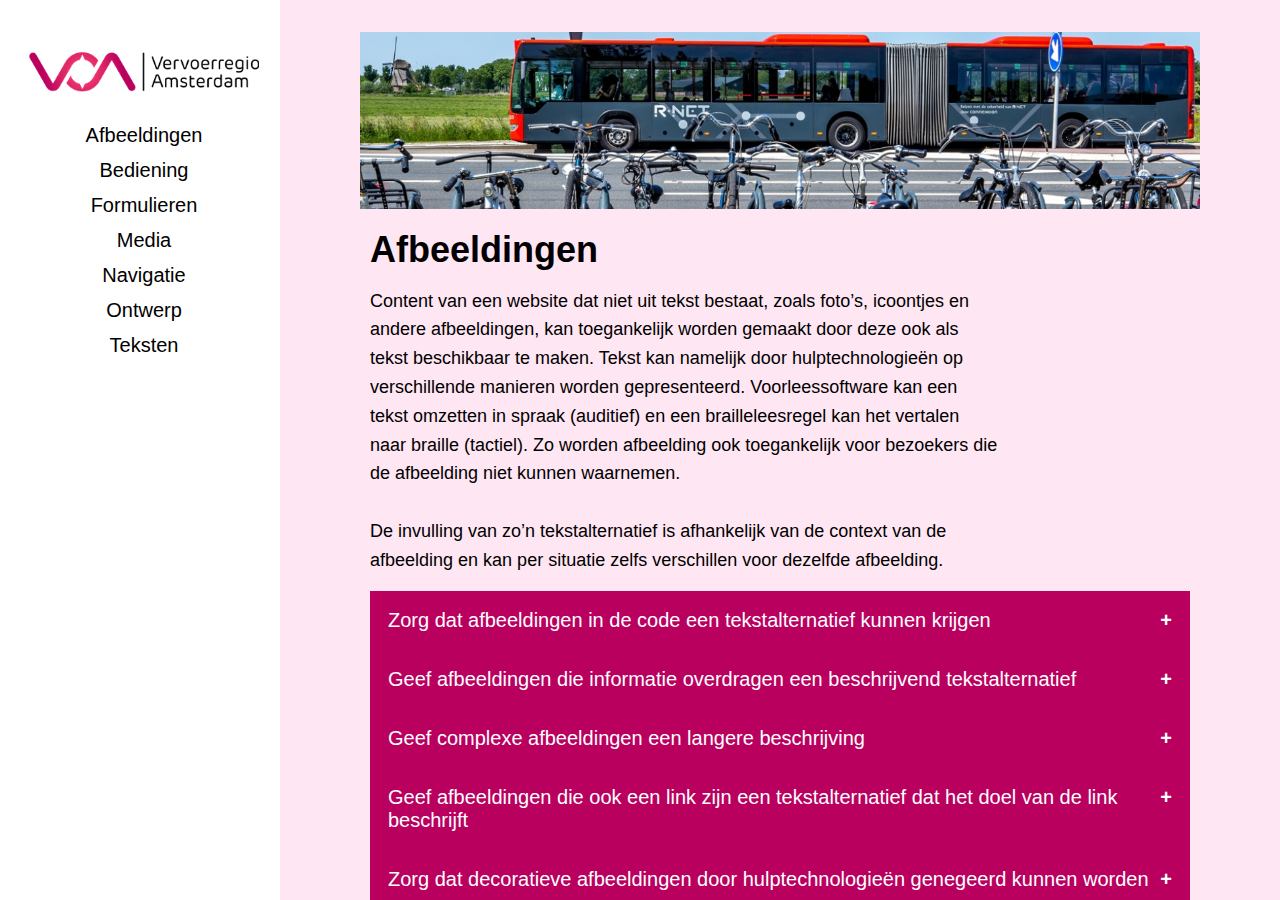
<file: afbeelding.html>
<!DOCTYPE html>
<html lang="en">

<head>
    <meta charset="UTF-8">
    <meta http-equiv="X-UA-Compatible" content="IE=edge">
    <meta name="viewport" content="width=device-width, initial-scale=1.0">
    <title>Vervoerregio Amsterdam</title>
    <link rel="stylesheet" href="./styles/styles.css">
    <link rel="icon" type="image/x-icon" href="/assets/vervoerregioamsterdamfavicon.ico">
</head>

<body>

    <nav>
        <a class="nietHover" href="index.html"><img src="assets/vervoerregioamsterdamlogo.png" alt="logo"></a>
        <a href="afbeelding.html">Afbeeldingen</a>
        <a href="bediening.html">Bediening</a>
        <a href="formulieren.html">Formulieren</a>
        <a href="media.html">Media</a>
        <a href="navigatie.html">Navigatie</a>
        <a href="ontwerp.html">Ontwerp</a>
        <a href="teksten.html">Teksten</a>
    </nav>

    <main>

        <!-- Slideshow container -->
        <div class="slideshow-container">
            <!-- Full-width images with number and caption text -->
            <div class="my-slides fade">
                <img src="assets/busje.png" alt="busje">
            </div>

            <div class="my-slides fade">
                <img src="assets/fietsers.png" alt="fietsers">
            </div>

            <div class="my-slides fade">
                <img src="assets/poppetjes.png" alt="poppetjes">
            </div>

            <div class="my-slides fade">
                <img src="assets/stadje.png" alt="stadje">
            </div>

            <div class="my-slides fade">
                <img src="assets/gelebus.png" alt="gele bus">
            </div>

            <div class="my-slides fade">
                <img src="assets/stadjevanafboven.png" alt="stadje van boven">
            </div>
        </div>
        <section>
            <a name="top"></a>
            <h1>Afbeeldingen</h1>
            <p>Content van een website dat niet uit tekst bestaat, zoals foto’s, icoontjes en andere afbeeldingen,
                kan
                toegankelijk worden gemaakt door deze ook als tekst beschikbaar te maken. Tekst kan namelijk door
                hulptechnologieën op verschillende manieren worden gepresenteerd. Voorleessoftware kan een tekst
                omzetten in spraak (auditief) en een brailleleesregel kan het vertalen naar braille (tactiel). Zo
                worden
                afbeelding ook toegankelijk voor bezoekers die de afbeelding niet kunnen waarnemen.

                <br><br>De invulling van zo’n tekstalternatief is afhankelijk van de context van de afbeelding en
                kan
                per situatie zelfs verschillen voor dezelfde afbeelding.
            </p>

            <button class="accordion">Zorg dat afbeeldingen in de code een tekstalternatief kunnen krijgen</button>
            <div class="panel">
                <p>Alle afbeeldingen moeten een tekstalternatief hebben. Een tekstalternatief kan op verschillende
                    manieren worden toegevoegd:</p>
                <h2>Tekstalternatief voor een <code>&ltimg&gt</code>-element</h2>
                <p>Bij een <code>&ltimg&gt</code>-element wordt een tekstalternatief gegeven met behulp van het
                    <code>alt</code>-attribuut.

                    <br><br>In de code ziet dat er zo uit:
                <pre>

 1  | &ltimg src="hond.jpg" alt="Hond speelt met een bal"&gt
                        </pre>
                </p>

                <h2>Tekstalternatief voor een <code>&ltsvg&gt</code>-element</h2>
                <p>Bij een <code>&ltsvg&gt</code>-element wordt een tekstalternatief gegeven met behulp van het
                    <code>title</code>-element in
                    de
                    svg. Gebruik ook aria-attribuut <code>role="img"</code> om ervoor te zorgen dat zo veel mogelijk
                    ondersteunende technologieën het <code>&ltsvg&gt</code>-element herkennen als een afbeelding.

                    <br><br>In de code ziet dat er zo uit:
                </p>
                <pre>

 1  | &ltsvg role="img"&gt
 2  | &lttitle&gtHond speelt met een bal&lt/title&gt
 3  | ...
 4  | &lt/svg&gt
                                </pre>

                <h2>Tekstalternatief voor afbeeldingen die is geplaatst met CSS</h2>
                <p>Aan een afbeelding die geplaatst is met CSS kan een tekstalternatief worden gegeven met een
                    <code>aria-label</code>.

                    <br><br>In de code ziet dat er zo uit:

                <pre>

 1  | &ltdiv id=”logo” aria-label=”Hond speelt met een bal”&gt&lt/div&gt
                        </pre>
                </p>

                <h2>Invulling van het Tekstalternatief</h2>
                <p>De invulling van een tekstalternatief wordt bepaald door de functie die een afbeelding heeft. In
                    veel
                    gevallen draagt een afbeelding informatie over. Beschrijf dan in het tekstalternatief wat er op
                    de
                    afbeelding te zien is. Bij een afbeelding die ook een link is, gaat het juist om het beschrijven
                    waar de link naar toe verwijst. Als een afbeelding geen informatie aan de pagina toevoegt, dan
                    is
                    het beter om het helemaal geen tekstalternatief te geven zodat het kan worden genegeerd door
                    hulptechnologieën.</p>
            </div>

            <button class="accordion">Geef afbeeldingen die informatie overdragen een beschrijvend
                tekstalternatief</button>
            <div class="panel">
                <p>Afbeeldingen die informatie overbrengen zijn noodzakelijk voor het begrijpen van de tekst. De
                    afbeeldingen voegen extra informatie toe aan de pagina. Deze afbeeldingen moeten een
                    tekstalternatief hebben dat nauwkeurig beschrijft wat er op de afbeelding te zien is. De
                    invulling
                    is afhankelijk van de context en kan per situatie afwijkend zijn voor dezelfde afbeelding.

                    <br><br>In een CMS kan een tekstalternatief doorgaans worden toegevoegd in de mediatheek.

                    <br><br>In de code ziet dat er zo uit:
                <pre>

 1  | &ltimg src="poes.jpg" alt="Witte poes speelt met een rode bal"&gt
                        </pre>
                </p>


                <p>Het tekstalternatief moet een goede vervanging kunnen zijn voor een afbeelding. Bedenk bij het
                    schrijven van het tekstalternatief altijd wat de bedoeling is van de afbeelding. Houd een
                    tekstalternatief altijd nuttig en beknopt.</p>
            </div>

            <button class="accordion">Geef complexe afbeeldingen een langere beschrijving</button>
            <div class="panel">
                <p>Soms is het niet mogelijk om een afbeelding volledig te beschrijven in een kort tekstalternatief.
                    Bijvoorbeeld als het gaat om een uitgebreide infographic of een grafiek. Dit soort complexe
                    afbeeldingen moeten ook volledig worden beschreven in een tekstalternatief. Geef in dat geval
                    naast
                    een beknopte beschrijving in het <code>alt</code>-attribuut ook een langere beschrijving in de
                    omringende
                    tekst.

                <pre>

 1  | &ltimg src="grafiek.jpg" alt="Verkoopcijfers zijn in 2021 met 18% gestegen"&gt
 2  | &ltdiv&gt
 3  |   &ltp&gtDe groei van maandelijkse verkopen in 2021 tegen 2020 verliep als volgt:&lt/p&gt
 4  |     &ltul&gt
 5  |     &ltli&gtJanuari: +22%&lt/li&gt
 6  |     &ltli&gt...
 7  | &lt/div&gt
                        </pre>

                <br>Een langere beschrijving mag ook op een aparte pagina worden geplaatst. Plaats dan een
                link met
                de
                verwijzing naar die andere pagina direct voor of na de afbeelding.
                <pre>

 1  | &ltimg src="grafiek.jpg" alt="Verkoopcijfers zijn in 2021 met 18% gestegen"&gt
 2  | &lta href=”/langere-beschrijving.html”&gtUitgebreide beschrijving van de grafiek met verkoopcijfers&lt/a&gt
                        </pre>
                <br><br>De omringende tekst hoort ook te worden gekoppeld aan de afbeelding. Dit is geen
                verplichting
                maar wel erg handig. Hiervoor kan gebruik worden gemaakt van het
                <code>aria-describedby</code>-attribuut.
                Gebruik
                het
                <code>ID</code> van het element waar de complexe afbeelding beschreven wordt. Deze informatie
                hoort dan ook
                zichtbaar
                te zijn voor bezoekers die wel kunnen zien.
                </p>
                <pre>

 1  | &ltimg src="grafiek.jpg" alt="Verkoopcijfers zijn in 2020 met 18% gestegen" aria-describedby="beschrijving"&gt
 2  | &ltdiv id="beschrijving"&gt
 3  |   &ltp&gtDe groei van maandelijkse verkopen in 2020 tegen 2019 verliep als volgt:&lt/p&gt
 4  |     &ltul&gt
 5  |     &ltli&gtJanuari: +22%&lt/li&gt
 6  |     &ltli&gt...
                    </pre>
            </div>

            <button class="accordion">Geef afbeeldingen die ook een link zijn een tekstalternatief dat het doel van
                de
                link beschrijft</button>
            <div class="panel">
                <p>In de gevallen dat niet tekst maar alleen een afbeelding als link wordt gebruikt, spreken we over
                    functionele afbeeldingen. Dit kunnen afbeeldingen zijn die verwijzen naar een andere pagina of
                    website, maar ook afbeeldingen die een actie op de pagina uitvoeren.

                    <br><br>Deze afbeeldingen moeten een tekstalternatief hebben dat het doel van de link
                    beschrijft,
                    of die beschrijft wat er gebeurd als op de afbeelding wordt geklikt. Voorleessoftware gebruikt
                    het
                    tekstalternatief namelijk als linktekst. Daarom is het belangrijker om het doel van de link te
                    beschrijven, in plaats van wat er op de afbeelding te zien is.

                    <br><br>Als er ook tekst staat op een functionele afbeelding, dan moeten de tekst op de
                    afbeelding
                    én het doel van de link allebei in het tekstalternatief worden vermeld. Hierdoor kunnen
                    bezoekers
                    die met spraakherkenning werken de link ook makkelijk bereiken.
                </p>
                <pre>

 1  | &lta href=”categorie/spelletjes.html”&gt
 2  |   &ltimg src="monopoly.jpg" alt="Ga naar de categorie spelletjes" /&gt
 3  | &lt/a&gt
                    </pre>
            </div>

            <button class="accordion">Zorg dat decoratieve afbeeldingen door hulptechnologieën genegeerd kunnen
                worden</button>
            <div class="panel">
                <p>Afbeeldingen die puur ter decoratie op de pagina zijn geplaatst, horen geen tekstalternatief te
                    hebben. Dit zijn bijvoorbeeld afbeeldingen die geen informatie overdragen en niet noodzakelijk
                    zijn
                    voor het begrijpen van de tekst. Deze afbeeldingen moeten worden genegeerd door
                    hulptechnologieën.
                    Decoratieve afbeeldingen kunnen het best met CSS worden geplaatst.
                <pre>

 1  | &ltdiv class="line"&gt&lt/div&gt
                        </pre>
                <pre>

 1  | .line {
 2  |   background-image: url("horizontale-lijn.jpg");
 3  | }
                        </pre>
                <br>
                Als het niet mogelijk is om een decoratieve afbeelding met CSS te plaatsen, dan moet het
                <code>alt</code>-attribuut in het <code>&ltimg&gt</code>-element worden leeg gelaten. Het
                <code>alt</code>-attribuut moet wel aanwezig
                zijn
                maar het heeft dan geen tekst.
                </p>
                <pre>

 1  | &ltimg src="horizontale-lijn.jpg" alt="" /&gt
                    </pre>
            </div>

            <button class="accordion">Gebruik geen afbeeldingen van tekst</button>
            <div class="panel">
                <p>Gebruik geen afbeeldingen van tekst om informatie over te dragen. Afbeeldingen van tekst zijn
                    voor
                    sommige bezoekers niet handig. De lettergrootte in een afbeelding schaalt namelijk vaak niet
                    goed
                    mee. Ook kunnen bezoekers tekst die is ingebakken in een afbeelding niet aanpassen naar eigen
                    voorkeuren.

                    <br><br>Gebruik daarom ‘echte’ tekst. Tekst die daadwerkelijk als tekst op de pagina staat kan
                    goed worden vormgegeven met CSS. Hiermee kan bijvoorbeeld de kleur, het lettertype, de
                    lettergrootte, de regelhoogte en de letterafstand en worden ingesteld. Eventueel kan tekst met
                    CSS
                    ook bovenop een afbeelding worden geplaatst.
                </p>
            </div>

            <button class="accordion">Zorg dat bewegende content kan worden gepauzeerd, gestopt of worden
                uitgezet</button>
            <div class="panel">
                <p>Zorg dat alle bewegende, scrollende of knipperende content dat automatisch start én langer dan 5
                    seconden duurt kan worden gepauzeerd, gestopt of worden uitgezet. Onder bewegende, scrollende of
                    knipperende content vallen onder andere carrousels, animaties op de pagina, bewegende
                    advertenties,
                    enz. Bezoekers met een cognitieve beperking kunnen er door worden afgeleid. Ook voor bezoekers
                    die
                    gebruik maken van een schermlezer kan dit storend zijn.

                    <br><br>Deze regels gelden ook alle automatisch verversende content, maar hiervoor geldt ook de
                    frequentie van updates mag worden aangepast.
                </p>
            </div>

            <button class="accordion">Gebruik geen content dat meer dan 3 keer per seconde flitst</button>
            <div class="panel">
                <p>Gebruik geen flitsende content. Laat onderdelen in elk geval niet meer dan 3 keer per seconde
                    flitsen. Bezoekers met bepaalde vormen van epilepsie kunnen een aanval krijgen als ze kijken
                    naar
                    knipperende of flitsende afbeeldingen of media.</p>
            </div>
            <a href="#top">Back to top</a>
        </section>
    </main>
    <script src="./scripts/script.js"></script>
</body>

</html>
</file>
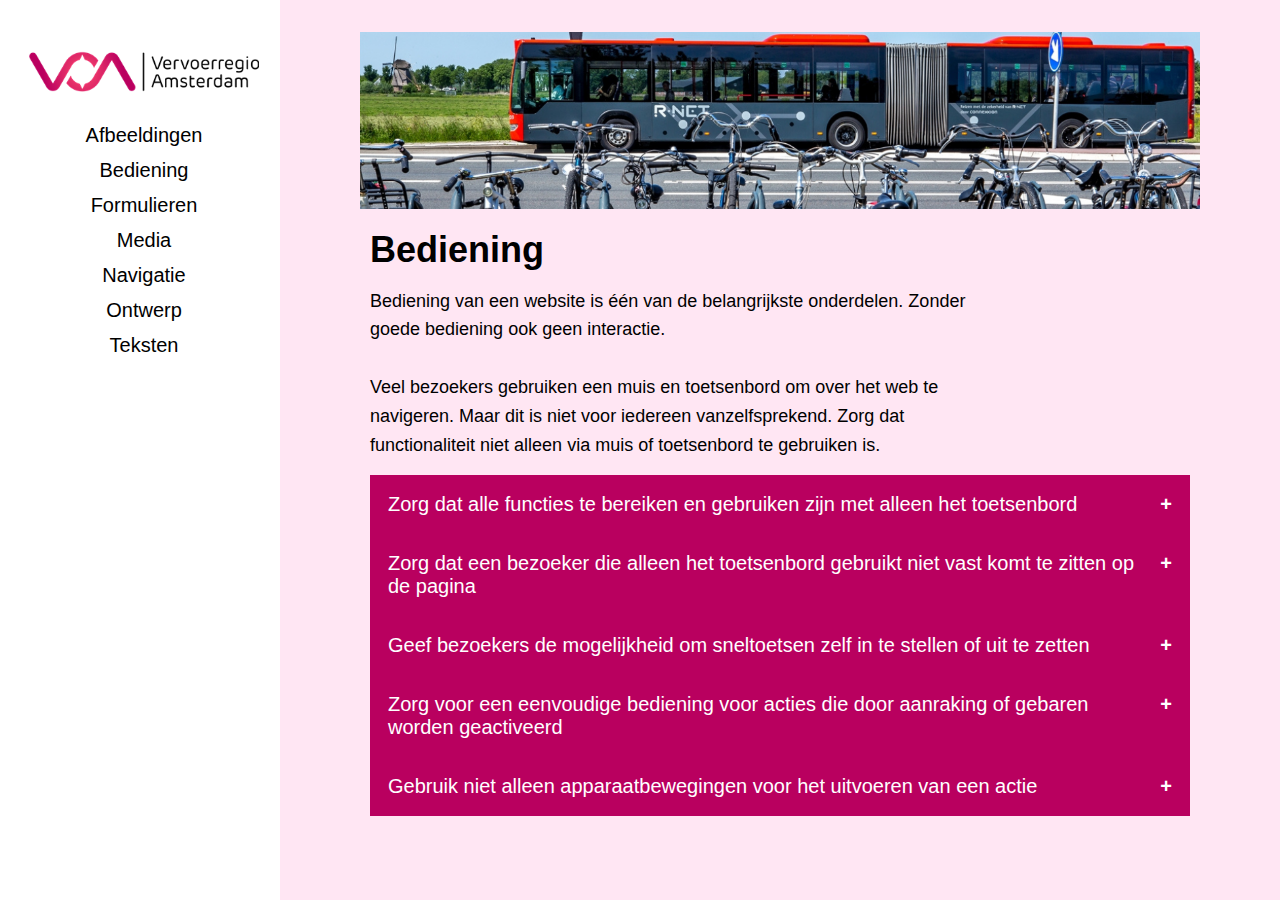
<file: bediening.html>
<!DOCTYPE html>
<html lang="en">

<head>
    <meta charset="UTF-8">
    <meta http-equiv="X-UA-Compatible" content="IE=edge">
    <meta name="viewport" content="width=device-width, initial-scale=1.0">
    <title>Vervoerregio Amsterdam</title>
    <link rel="stylesheet" href="./styles/styles.css">
    <link rel="icon" type="image/x-icon" href="/assets/vervoerregioamsterdamfavicon.ico">
</head>

<body>

    <nav>
        <a class="nietHover" href="index.html"><img src="assets/vervoerregioamsterdamlogo.png" alt="logo"></a>
        <a href="afbeelding.html">Afbeeldingen</a>
        <a href="bediening.html">Bediening</a>
        <a href="formulieren.html">Formulieren</a>
        <a href="media.html">Media</a>
        <a href="navigatie.html">Navigatie</a>
        <a href="ontwerp.html">Ontwerp</a>
        <a href="teksten.html">Teksten</a>
    </nav>

    <main>
        <!-- Slideshow container -->
        <div class="slideshow-container">
            <!-- Full-width images with number and caption text -->
            <div class="my-slides fade">
                <img src="assets/busje.png" alt="busje">
            </div>

            <div class="my-slides fade">
                <img src="assets/fietsers.png" alt="fietsers">
            </div>

            <div class="my-slides fade">
                <img src="assets/poppetjes.png" alt="poppetjes">
            </div>

            <div class="my-slides fade">
                <img src="assets/stadje.png" alt="stadje">
            </div>

            <div class="my-slides fade">
                <img src="assets/gelebus.png" alt="gele bus">
            </div>

            <div class="my-slides fade">
                <img src="assets/stadjevanafboven.png" alt="stadje van boven">
            </div>
        </div>

        <section>

            <h1>Bediening</h1>
            <p>Bediening van een website is één van de belangrijkste onderdelen. Zonder goede bediening ook geen
                interactie.

                <br><br>Veel bezoekers gebruiken een muis en toetsenbord om over het web te navigeren. Maar dit is
                niet voor iedereen vanzelfsprekend. Zorg dat functionaliteit niet alleen via muis of toetsenbord te
                gebruiken is.
            </p>


            <button class="accordion">Zorg dat alle functies te bereiken en gebruiken zijn met alleen het
                toetsenbord</button>
            <div class="panel">
                <p>Alle functies op een website moeten te bereiken en gebruiken zijn met alleen het toetsenbord.
                    Sommige
                    bezoekers kunnen geen muis gebruiken door bijvoorbeeld een visuele of motorische beperking. Als
                    alle
                    functionaliteit met het toetsenbord kan worden bediend, dan werkt deze ook met een groot aantal
                    hulptechnologieën. Zorg daarom dat onderdelen zoals links, knoppen, navigatie, invoervelden,
                    selectievakjes, keuzerondjes, keuzelijsten en alle andere interactieve functies de
                    toetsenbordfocus
                    kunnen krijgen en kunnen worden gebruikt.

                    <br><br>Standaard HTML-elementen voor links, knoppen en formulierelementen op de website zijn
                    goed
                    toegankelijk met het toetsenbord.

                    <br><br>De standaard toetsenbordnavigatie is als volgt:
                </p>

                <ul class="lijst">
                    <li>Met TAB navigeert de toetsenbordfocus vooruit.</li>
                    <li>Met SHIFT + TAB navigeert de toetsenbordfocus achteruit.</li>
                    <li>Met de pijltoetsen kan worden genavigeerd in gegroepeerde menu’s of radiobuttons.</li>
                </ul>
                <p>
                    <br>Bezoekers die gebruik maken van het toetsenbord gebruiken de TAB-toets om door een
                    website
                    te
                    navigeren. De TAB-toets verplaatst de toetsenbordfocus naar het volgende focuseerbare onderdeel.
                </p>
            </div>

            <button class="accordion">Zorg dat een bezoeker die alleen het toetsenbord gebruikt niet vast komt te
                zitten
                op de pagina</button>
            <div class="panel">
                <p>Als bezoekers met het toetsenbord naar een onderdeel op de pagina kunnen navigeren, maar er niet
                    meer
                    vandaan kunnen dan is dit een toetsenbordval. Om uit een toetsenbordval te raken is de enige
                    manier
                    vaak om de muis (of ander aanwijsapparaat) te gebruiken of om de pagina helemaal te herladen.
                    Dit is
                    dit geen optie voor bezoekers die geen gebruik kunnen maken van de muis. Dit komt soms voor als
                    er
                    plugins worden gebruikt.

                    <br><br>Zorg dat met het toetsenbord helemaal over de pagina kan worden genavigeerd.
                </p>
            </div>

            <button class="accordion">Geef bezoekers de mogelijkheid om sneltoetsen zelf in te stellen of uit te
                zetten</button>
            <div class="panel">
                <p>Op sommige websites kunnen bezoekers gebruik maken van sneltoetsen. Met sneltoetsen kunnen
                    bezoekers
                    gemakkelijk functies uitvoeren of navigeren naar een pagina. Dit werkt goed voor veel bezoekers
                    die
                    gebruik maken van het toetsenbord maar kunnen conflicteren sommige hulptechnologieën. Hierdoor
                    kunnen sneltoetsen onbedoeld worden geactiveerd. Dit geldt bijvoorbeeld voor bezoekers die
                    gebruik
                    maken van software voor spraakherkenning.

                    <br><br>Zorg daarom dat sneltoetsen die bestaan uit één karakter kunnen worden aangepast,
                    uitgeschakeld of
                    alleen geactiveerd kunnen worden als het onderdeel de toetsenbordfocus heeft.
                </p>
            </div>

            <button class="accordion">Zorg voor een eenvoudige bediening voor acties die door aanraking of gebaren
                worden geactiveerd</button>
            <div class="panel">
                <p>Sommige functionaliteit op een website is alleen te uit te voeren met een moeilijk gebaar.
                    Bijvoorbeeld gebaren waarbij de bezoeker meerdere vingers moet gebruiken (meerpuntsgebaren) of
                    gebaren waarbij de bezoeker een vinger (of de aanwijzer) in een bepaald pad moet bewegen (pad
                    gebaseerde gebaren). Bezoekers kunnen, om verschillende redenen, soms niet in staat zijn om
                    moeilijke gebaren te maken met hun vingers of met een aanwijzer. Bijvoorbeeld door een
                    motorische
                    beperking.

                    <br><br>Zorg dat functionaliteit die met gebaren wordt geactiveerd, ook met een klik, dubbelklik
                    of
                    klikken-en-vasthouden van een muis kan worden geactiveerd. Dit kan bijvoorbeeld met een
                    eenvoudige
                    bediening toe te voegen.
                </p>
            </div>

            <button class="accordion">Gebruik niet alleen apparaatbewegingen voor het uitvoeren van een
                actie</button>
            <div class="panel">
                <p>Acties die in worden geactiveerd door een apparaat te kantelen of te schudden zijn niet goed
                    toegankelijk voor sommige bezoekers. Bezoekers met een motorische beperking kunnen deze acties
                    bijvoorbeeld onbedoeld uitvoeren. Er zijn ook bezoekers die dit niet, of niet goed, kunnen
                    bedienen
                    omdat het apparaat op een vaste plek is bevestigd aan bijvoorbeeld een rolstoel. Ook het maken
                    van
                    gebaren naar een camera die deze de bewegingen kan interpreteren valt onder bewegingsactivering.

                    <br><br>Laat bezoekers daarom de bewegingsactivering uitschakelen of zorg dat acties die kunnen
                    worden
                    geactiveerd met bewegingsactivering ook te activeren zijn met een alternatieve bediening.
                </p>
            </div>
        </section>
    </main>
    <script src="./scripts/script.js"></script>
</body>

</html>
</file>
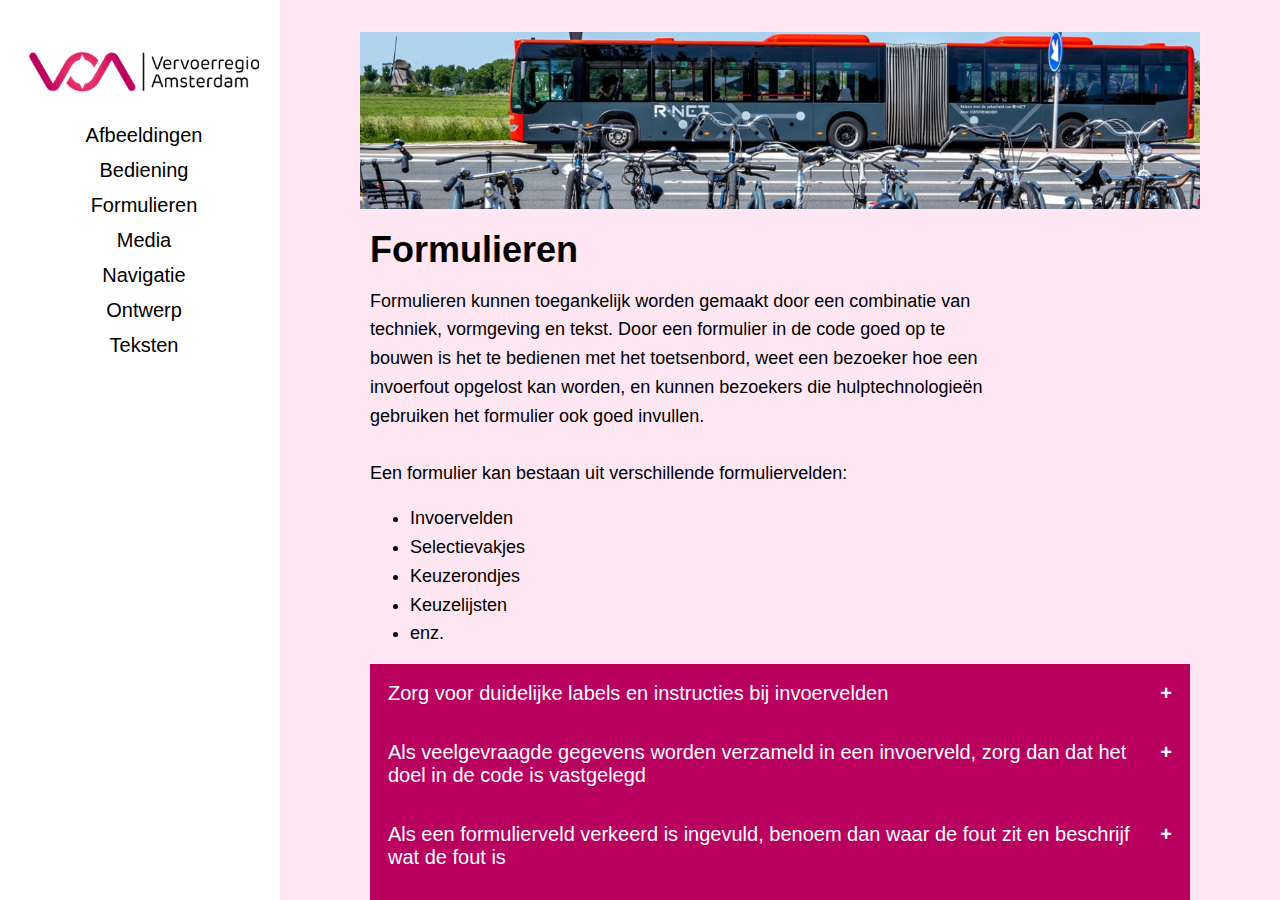
<file: formulieren.html>
<!DOCTYPE html>
<html lang="en">

<head>
    <meta charset="UTF-8">
    <meta http-equiv="X-UA-Compatible" content="IE=edge">
    <meta name="viewport" content="width=device-width, initial-scale=1.0">
    <title>Vervoerregio Amsterdam</title>
    <link rel="stylesheet" href="./styles/styles.css">
    <link rel="icon" type="image/x-icon" href="/assets/vervoerregioamsterdamfavicon.ico">
</head>

<body>

    <nav>
        <a class="nietHover" href="index.html"><img src="assets/vervoerregioamsterdamlogo.png" alt="logo"></a>
        <a href="afbeelding.html">Afbeeldingen</a>
        <a href="bediening.html">Bediening</a>
        <a href="formulieren.html">Formulieren</a>
        <a href="media.html">Media</a>
        <a href="navigatie.html">Navigatie</a>
        <a href="ontwerp.html">Ontwerp</a>
        <a href="teksten.html">Teksten</a>
    </nav>
    <main>
        <!-- Slideshow container -->
        <div class="slideshow-container">
            <!-- Full-width images with number and caption text -->
            <div class="my-slides fade">
                <img src="assets/busje.png" alt="busje">
            </div>

            <div class="my-slides fade">
                <img src="assets/fietsers.png" alt="fietsers">
            </div>

            <div class="my-slides fade">
                <img src="assets/poppetjes.png" alt="poppetjes">
            </div>

            <div class="my-slides fade">
                <img src="assets/stadje.png" alt="stadje">
            </div>

            <div class="my-slides fade">
                <img src="assets/gelebus.png" alt="gele bus">
            </div>

            <div class="my-slides fade">
                <img src="assets/stadjevanafboven.png" alt="stadje van boven">
            </div>
        </div>

        <section>

            <h1>Formulieren</h1>
            <p>Formulieren kunnen toegankelijk worden gemaakt door een combinatie van techniek, vormgeving en tekst.
                Door een formulier in de code goed op te bouwen is het te bedienen met het toetsenbord, weet een
                bezoeker hoe een invoerfout opgelost kan worden, en kunnen bezoekers die hulptechnologieën gebruiken
                het
                formulier ook goed invullen.

                <br><br> Een formulier kan bestaan uit verschillende formuliervelden:
            </p>
            <ul class="lijst">
                <li>Invoervelden</li>
                <li>Selectievakjes</li>
                <li>Keuzerondjes</li>
                <li>Keuzelijsten</li>
                <li>enz.</li>
            </ul>


            <button class="accordion">Zorg voor duidelijke labels en instructies bij invoervelden</button>
            <div class="panel">
                <h2>Zorg voor labels bij invoervelden</h2>
                <p>
                    Labels zijn het belangrijkste element voor een toegankelijk formulier. Zorg voor labels bij alle
                    invoervelden of ander formulierelementen zoals selectievakjes, keuzerondjes en keuzelijsten. Een
                    duidelijk label beschrijft precies wat er in het veld ingevuld moet worden, is zichtbaar voor
                    alle bezoekers en staat dichtbij het invoerveld.<br><br>

                    Het label moet in de code worden gekoppeld aan het invoerveld. Zo maak je het invoerveld ook
                    toegankelijk voor bezoekers die gebruik maken van hulptechnologieën. Het label is de naam van
                    het invoerveld. Een label vergroot ook het klikbare gebied waarmee een invoerveld kan worden
                    geselecteerd. Dit is handig voor bijvoorbeeld bezoekers met een motorische beperking.</p>

                <h2>Koppel labels in de code aan een invoerveld</h2>

                <p>
                    Labels worden geplaatst met het <code>&ltlabel&gt</code>-element. Het koppelen van een
                    <code>&ltlabel&gt</code>-element aan een
                    formulierelement gebeurt met een <code>fore</code>/<code>id</code>-koppeling. Geef hiervoor het
                    <code>&ltlabel&gt</code>-element een
                    <code>for</code>-attribuut en het bijbehorende formulierelement een <code>id</code>-attribuut
                    met dezelfdewaarde.<br><br>

                    In de code ziet dat er zo uit:
                </p>
                <pre>

 1  | &ltlabel for="veld1"&gtNaam:&lt/label&gt
 2  | &ltinput type="text" id="veld1"&gt
 3  | 
 4  | &ltlabel for="veld2"&gtKies je kleur:&lt/label&gt
 5  | &ltselect id="veld2"&gt
 6  |   &ltoption value="0"&gtRood&lt/option&gt
 7  |   &ltoption value="1"&gtGroen&lt/option&gt
 8  |   &ltoption value="2"&gtBlauw&lt/option&gt
 9  | &lt/select&gt
 10 | 
 11 | &ltinput type="checkbox" id="veld3"&gt
 12 | &ltlabel for="veld3"&gtMeld mij aan voor de nieuwsbrief&lt/label&gt
                    </pre>
                <p>
                    Er zijn ook manieren om de labels visueel te verbergen. Vraag je dan wel goed af waarom je dat
                    zou willen doen. Het invoerveld verliest dan het grotere klikbare gebied en het wordt misschien
                    minder duidelijk voor bezoekers. Als het label toch visueel wordt verborgen, zorg er dan er wel
                    voor dat er een label beschikbaar is voor hulptechnologieën. Gebruik hiervoor het attribuut
                    <code>aria-label</code>, <code>aria-labelledby</code> of een <code>title</code>-attribuut. Deze
                    zijn niet zichtbaar.<br><br>

                    In de code ziet dat er zo uit:<br><br>
                </p>
                <pre>

 1  | &ltinput type="text" aria-label="Naam"&gt
                    </pre>
                <h2>Groepeer meerdere secties van gerelateerde invoervelden</h2>
                <p>
                    Als een formulier meerdere secties van gerelateerde invoervelden heeft dan wordt een
                    <code>&ltfieldset&gt</code>-element gebruikt om deze te groeperen. Geef het
                    <code>&ltfieldset&gt</code>-element een label door een <code>&ltlegend&gt</code>-element in het
                    <code>&ltfieldset&gt</code>-element te plaatsen. Hulptechnologieën gebruiken het
                    <code>&ltlegend&gt</code>-element alsof het een onderdeel is van het label van de elementen in
                    het <code>&ltfieldset&gt</code>-element.<br><br>

                    Het <code>&ltfieldset&gt</code>-element is vooral relevant voor het groeperen selectierondjes en
                    keuzevakjes maar kan ook worden gebruikt om andere invoervelden te groeperen.<br><br>

                    In de code ziet dat er zo uit:<br><br>
                </p>
                <pre>

 1  | &ltfieldset&gt
 2  |   &ltlegend&gtBen jij al orgaandonor?&lt/legend&gt
 3  |            
 4  |   &ltinput type="radio" id="veld1"&gt
 5  |   &ltlabel for="veld1" value="ja"&gtJa, ik ben orgaandonor&lt/label&gt
 6  |                         
 7  |   &ltinput type="radio" id="veld2"&gt
 8  |   &ltlabel for="veld2" value="nee"&gtNee, ik ben geen orgaandonor&lt/label&gt
 9  | &lt/fieldset&gt
                    </pre>
                <h2>Zorg voor instructies bij invoervelden</h2>
                <p>
                    Instructies geven een extra hint voor de invoer in het invoerveld. De instructies in een
                    formulier moeten aangeven of er verplichte velden zijn en eventueel of er een verplicht
                    invoerformaat is.
                </p>
                <h2>Geef aan dat een invoerveld verplicht is</h2>
                <p>
                    Het aangeven van een verplicht invoerveld kan in tekst of bijvoorbeeld met een asteriks (*).
                    Zorg dat deze aanduiding in het <code>&ltlabel&gt</code>-element is geplaatst.<br><br>

                    In de code ziet dat er zo uit:
                </p>
                <pre>

 1  | &ltlabel for="veld1"&gtNaam: (verplicht)&lt/label&gt
 2  | &ltinput type="text" id="veld1"&gt
                    </pre>
                <p>
                    Als de instructies niet duidelijk per invoerveld worden benoemd dan hoort voorafgaand aan het
                    eerste invoerveld in tekst worden aangegeven op welke manier de verplichte velden zijn
                    aangeduid.<br><br>

                    In de code ziet dat er zo uit:
                </p>
                <pre>

 1  | &ltp&gtAlle velden met een * zijn verplicht.&lt/p&gt
 2  | 
 3  | &ltlabel for="veld1"&gtNaam: *&lt/label&gt
 4  | &ltinput type="text" id="veld1"&gt
 5  | 
 6  | &ltlabel for="veld2"&gtFavoriete dier: *&lt/label&gt
 7  | &ltinput type="text" id="veld2"&gt
                    </pre>
                <p>
                    Markeer verplichte velden ook in de code. Gebruik hiervoor bij voorkeur het
                    <code>aria-required</code>-attribuut.
                </p>
                <pre>

 1  | &ltp&gtAlle velden met een * zijn verplicht.&lt/p&gt
 2  | 
 3  | &ltlabel for="veld1"&gtNaam: *&lt/label&gt
 4  | &ltinput type="text" id="veld1" aria-required="true"&gt
 5  | 
 6  | &ltfieldset&gt
 7  |   &ltlegend&gtBen jij al orgaandonor? *&lt/legend&gt
 8  |
 9  |   &ltinput type="radio" id="veld2" value="ja" aria-required="true"&gt
 10 |   &ltlabel for="veld2"&gtJa, ik ben orgaandonor&lt/label&gt
 11 |
 12 |   &ltinput type="radio" id="veld3" value="nee" aria-required="true"&gt
 13 |   &ltlabel for="veld3"&gtNee, ik ben geen orgaandonor&lt/label&gt
 14 | &lt/fieldset&gt
                    </pre>
                <h2>Geef het aan als er een verplicht invoerformaat is verplicht is</h2>
                <p>
                    Ook bij verplichte invoerformaten, zoals een postcode of een e-mailadres die moet worden
                    ingevuld, moeten blijken uit de instructies wat de eisen zijn aan de invoer. Dit kan direct in
                    het <code>&ltlabel&gt</code>-element.<br><br>

                    In de code ziet dat er zo uit:
                </p>
                <pre>

 1  | &ltlabel for="veld1"&gtGeboortedatum (dd-mm-jjjj):&lt/label&gt
 2  | &ltinput type="text" id="veld1"&gt
                    </pre>
                <p>
                    Maar dit kan ook via het attribuut <code>aria-describedby</code>.<br><br>

                    In de code ziet dat er zo uit:
                </p>
                <pre>

 1  | &ltlabel for="veld1"&gtGeboortedatum:&lt/label&gt
 2  | &ltinput type="text" id="veld1" aria-describedby="beschrijving"&gt
 3  | &ltspan id="beschrijving"&gtdd-mm-jjjj&lt/span&gt
                    </pre>
            </div>

            <button class="accordion">Als veelgevraagde gegevens worden verzameld in een invoerveld, zorg dan dat
                het
                doel in de code is vastgelegd</button>
            <div class="panel">
                <p>Vaak moeten in formulieren gegevens worden ingevuld die bij veel andere formulieren ook worden
                    gevraagd. Dit geldt voor veelgevraagde gegevens zoals naam, e-mailadres en
                    telefoonnummer.<br><br>

                    Het doel van een invoerveld kan worden vastgelegd in de code. Hierdoor begrijpen browsers welke
                    gegevens er worden gevraagd. Een browser kan het formulier dan al (deels) automatisch zelf
                    invullen. Dit is handig voor alle bezoekers, maar voor bezoekers met een motorische beperking is
                    dit nog belangrijker. Het invullen van een formulier kan hen veel tijd kosten.<br><br>

                    Gebruik hiervoor het <code>autocomplete</code>-attribuut in de code om het doel van het
                    invoerveld toe te
                    voegen aan het <code>&ltinput&gt</code>-element.<br><br>

                    In de code ziet dat er zo uit:<br><br>
                <pre>

 1  | &ltlabel for="veld1"&gtNaam:&lt/label&gt
 2  | &ltinput type="text" id="veld1" autocomplete="name"&gt
 3  | 
 4  | &ltlabel for="veld2"&gtGeboortedatum:&lt/label&gt
 5  | &ltinput type="text" id="veld2" autocomplete="bday"&gt
                        </pre>
                </p>
            </div>

            <button class="accordion">Als een formulierveld verkeerd is ingevuld, benoem dan waar de fout zit en
                beschrijf wat de fout is</button>
            <div class="panel">
                <p>
                    Bij formulieren hoort een foutcontrole ingebouwd te zijn. De foutcontrole controleert
                    automatisch of een verplicht onderdeel leeg is gelaten of dat een invoerveld verkeerd is
                    ingevuld. Als er een fout is gevonden, dan moet de foutmelding in tekst worden weergegeven. Deze
                    tekst kan worden aangevuld met andere visuele aanwijzingen, zoals een andere kleur of een
                    icoon.<br><br>

                    Benoem in de tekst van de foutmelding de naam van het veld dat verkeerd is ingevuld en benoem
                    precies wat de fout is. Schrijf dus niet:<br>
                </p>
                <ul class="lijst">
                    <li>Dit veld is verplicht.</li>
                </ul>
                <p>
                    Maar schrijf:<br><br>

                    Het veld ‘Telefoonnummer’ mag niet leeg zijn.<br><br>
                    In de code kan ook worden aangegeven welk veld verkeerd is ingevuld. Gebruik hiervoor het
                    attribuut <code>aria-invalid</code>. Daarnaast hoort de foutmelding in de code aan het
                    bijbehorende
                    invoerveld te worden gekoppeld. Dit voorkomt verwarring bij bezoekers die gebruik maken van
                    hulptechnologieën. Een foutmelding kan op een aantal manieren worden gekoppeld zoals met een
                    <code>aria-describedby</code>-attribuut.<br><br>

                    In de code ziet dat er zo uit:<br><br>

                <pre>

 1  | &ltlabel for="veld1"&gtTelefoonnummer:&lt/label&gt
 2  | &ltinput type="text" id="veld1" aria-invalid="true" aria-describedby="fout"&gt
 3  | &ltspan id="fout"&gtHet veld ‘Telefoonnummer’ mag niet leeg zijn.&lt/span&gt
                        </pre>
                </p>
            </div>

            <button class="accordion">Als een formulierveld verkeerd is ingevuld, geef suggesties ter verbetering
                als dit mogelijk is</button>
            <div class="panel">
                <p>Als er een fout is gevonden en suggesties voor verbetering zijn bekend, dan moeten deze
                    suggesties
                    aan de bezoeker worden getoond. De suggesties kunnen worden gebruikt om beter te begrijpen wat
                    er
                    precies ingevuld moet worden.

                    <br><br> Bij veel invoervelden is bekend in welk formaat het ingevuld moet worden. Zo bestaat in
                    Nederland een telefoonnummer uit 10 cijfers en een postcode uit 4 cijfers en 2 letters. Een
                    goede
                    foutmelding bestaat dan uit de mededeling dat het veld ‘telefoonnummer’ niet juist is ingevuld,
                    en
                    dat een telefoonnummer uit 10 cijfers bestaat.

                    <br><br> Schrijf dus niet:
                </p>
                <ul class="lijst">
                    <li>Dit veld is niet juist ingevuld.</li>
                </ul>
                <p>
                    Maar schrijf:
                </p>
                <ul class="lijst">
                    <li>Geboortedatum is niet juist ingevuld. Gebruik het formaat dd-mm-jjjj.</li>
                    <li>Het veld ‘Telefoonnummer’ is niet juist ingevuld. Een telefoonnummer bestaat uit 10
                        cijfers.</li>
                </ul>

            </div>

            <button class="accordion">Zorg voor een extra controle bij het insturen van belangrijke
                formulieren</button>
            <div class="panel">
                <p>Als er door het insturen van een formulier een onomkeerbare actie wordt uitgevoerd die grote
                    gevolgen
                    kan hebben, dan moet er voor worden gezorgd dat bezoekers de inzending kunnen annuleren,
                    controleren
                    of bevestigen.

                    <br><br> Bezoekers met een functiebeperking lopen vaak meer risico om fouten te maken. Mensen
                    met
                    dyslexie kunnen letters en cijfers omdraaien en mensen met motorische stoornissen kunnen per
                    ongeluk
                    toetsen aanslaan. Eigenlijk hebben alle bezoekers profijt van de mogelijkheid om ernstige fouten
                    te
                    voorkomen.

                    <br><br> Bij een formulier waarmee een wettelijke of financiële transactie wordt gedaan,
                    kun je
                    één van de volgende technieken toepassen:
                </p>
                <ul class="lijst">
                    <li>Geef de bezoeker na verzending van het formulier een bepaalde tijd om de inzending te
                        wijzigen of annuleren.</li>
                    <li>Toon voordat het formulier wordt verzonden een overzicht van de ingevulde gegevens en
                        bied de bezoeker de mogelijkheid om deze te verbeteren.</li>
                    <li>Voeg een selectievakje toe aan het formulier waarmee de bezoeker aan kan geven dat
                        hij
                        de gegevens heeft gecontroleerd en dat deze correct zijn, voordat hij het formulier
                        verzendt.</li>
                </ul>
                <p>
                    <br> Bij een formulier waarmee de bezoeker gegevens kan wijzigen of verwijderen,
                    zoals
                    profielgegevens op een website, kun je één van de volgende technieken toepassen:
                </p>

                <ul class="lijst">
                    <li>Bied de mogelijkheid om verwijderde gegevens terug te halen.</li>
                    <li>Vraag bevestiging om door te gaan met de actie van het wijzigen of verwijderen.</li>
                    <li>Voeg een selectievakje toe aan het formulier waarmee de bezoeker aan kan geven dat
                        hij
                        de gegevens heeft gecontroleerd en dat deze correct zijn, voordat hij het formulier
                        verzendt.</li>
                </ul>
                <p>
                    <br> Bij een formulier waarmee de bezoeker antwoorden kan geven op vragen uit een
                    test, toets
                    of examen, kun je één van de volgende technieken toepassen:
                </p>
                <ul class="lijst">
                    <li>Bied de mogelijkheid om antwoorden te controleren en verbeteren voordat ze worden
                        verzonden.</li>
                    <li>Vraag bevestiging om door te gaan met het inzenden van het antwoord.</li>
                </ul>
            </div>

            <button class="accordion">Zorg dat een tijdslimiet kan worden uitgezet, aangepast of worden
                verlengt</button>
            <div class="panel">
                <p>Soms moeten formulieren binnen een bepaalde tijd worden ingevuld of verloopt een inlogsessie na
                    een
                    bepaalde termijn. Zo’n tijdslimiet is niet handig voor bezoekers die meer tijd nodig hebben.
                    Bijvoorbeeld omdat zij gebruik maken van hulptechnologieën of omdat zij door een cognitieve
                    beperking meer tijd nodig hebben om tekst te lezen. Zorg daarom dat er geen tijdslimiet wordt
                    gebruikt. Als het echt niet anders kan, geef bezoekers dan de mogelijkheid om de tijdslimiet aan
                    te
                    passen. Dit kan op één van de volgende manieren:</p>

                <ul class="lijst">
                    <li>Uitzetten: Laat bezoekers de tijdslimiet uitzetten voordat het begint.</li>
                    <li>Aanpassen: Laat bezoekers de tijdslimiet aanpassen tot ten minste 10 keer de
                        tijdslimiet voordat het begint.</li>
                    <li>Verlengen: Geef bezoekers een waarschuwing voordat de tijd afloopt en geef ze
                        tenminste
                        20 seconden om de tijdslimiet te verlengen. Laat de bezoeker dit ten minste 10 keer doen.
                    </li>
                </ul>

                <p><br>Niet bij alle tijdslimieten is het nodig dat deze kan worden uitgezet, aangepast
                    of worden
                    verlengt. Er zijn namelijk een paar uitzonderingen:</p>

                <ul class="lijst">
                    <li>Real-time: Als de tijdslimiet onderdeel is van een real-time gebeurtenis, zoals het
                        bieden in veiling, en er geen alternatief voor de tijdslimiet mogelijk is.</li>
                    <li>Essentieel: Als de tijdslimiet zelf essentieel is, zoals bij een toets die in een
                        bepaalde tijd moet worden gemaakt, en verlenging de activiteit ongeldig zou maken.</li>
                    <li>Langer dan 20 uur: Als de tijdslimiet langer is dan 20 uur.</li>
                </ul>
            </div>
            <button class="accordion">Maak bezoekers bewust van veranderingen in de inhoud</button>
            <div class="panel">
                <p>Veranderingen in de inhoud van een pagina worden aangegeven met een statusbericht. Een
                    statusbericht voegt nieuwe informatie toe aan de pagina. Het geeft de bezoeker bijvoorbeeld
                    informatie over de resultaten van een actie, over de voortgang van een laadtijd of een
                    waarschuwing over eventuele fouten in een formulier. Deze informatie is belangrijk voor
                    iedereen. Deze informatie moet dus ook beschikbaar worden gemaakt voor een bezoeker die gebruik
                    maakt van hulptechnologieën.<br><br>

                    Hulptechnologie synchroniseert continu met het DOM en merkt de wijziging dus wel op, maar de
                    bezoeker die hiervan gebruik maakt wordt er nietover geïnformeerd. Met het attribuut aria-live
                    wordt een blok een <i>live region</i>. Deze informatie moeten in de code worden opgemaakt zodat
                    ze de
                    aandacht krijgen van hulptechnologieën op een manier die de bezoeker niet onnodig
                    onderbreekt.<br></p>

                <ul class="lijst">
                    <li>Bij succes of informatie over voortgang wordt dit gedaan met ARIA <code>role="status"</code>
                        of <code>aria-live="polite"</code>.</li>
                    <li>Bij waarschuwing wordt dit gedaan met ARIA <code>role="alert"</code> of
                        <code>aria-live="assertive"</code>.
                    </li>
                </ul>
                <p>
                <pre>

 1  | &ltdiv role="status"&gt
 2  |   &ltp&gtJe instellingen zijn opgeslagen.&lt/p&gt
 3  | &lt/div&gt
                        </pre>

                <br>Standaard zal hulptechnologie alleen de gewijzigde tekst voorlezen. Als toch het hele blok moet
                worden voorlezen, voeg dan aria-atomic=”true” toe.
                </p>
            </div>

            <button class="accordion">Laat een formulierveld dat focus krijgt of ingevuld wordt niet zomaar een
                grote
                gebeurtenis in gang zetten</button>
            <div class="panel">
                <p>Laat geen grote gebeurtenis plaatsvinden als een bezoeker een veld invoerveld invult, een
                    selectievakje of keuzerondje aanklikt of een waarde kiest uit een keuzelijst, tenzij de bezoeker
                    vooraf is geïnformeerd. Voor veel bezoekers kan een onverwachte gebeurtenis verwarrend zijn.
                    Bezoekers met een visuele beperking kunnen de wijziging misschien niet zien. Bezoekers die
                    alleen
                    met het toetsenbord navigeren kunnen hierdoor moeite hebben met de bediening van de website.
                    Laat de
                    bezoeker daarom zelf op een knop klikken om de gebeurtenis in gang te zetten.

                    <br><br> Grote gebeurtenissen worden contextwijzigingen genoemd. Contextwijzigingen zijn
                    bijvoorbeeld:
                </p>

                <ul class="lijst">
                    <li>Het automatisch inzenden van een formulier;</li>
                    <li>Het openen van een venster;</li>
                    <li>Het veranderen van de focus naar een ander onderdeel.</li>
                </ul>

                <p>Er mag ook geen contextwijziging plaatsvinden door het veranderen van de focus.
                </p>
            </div>
        </section>
    </main>
    <script src="./scripts/script.js"></script>
</body>

</html>
</file>
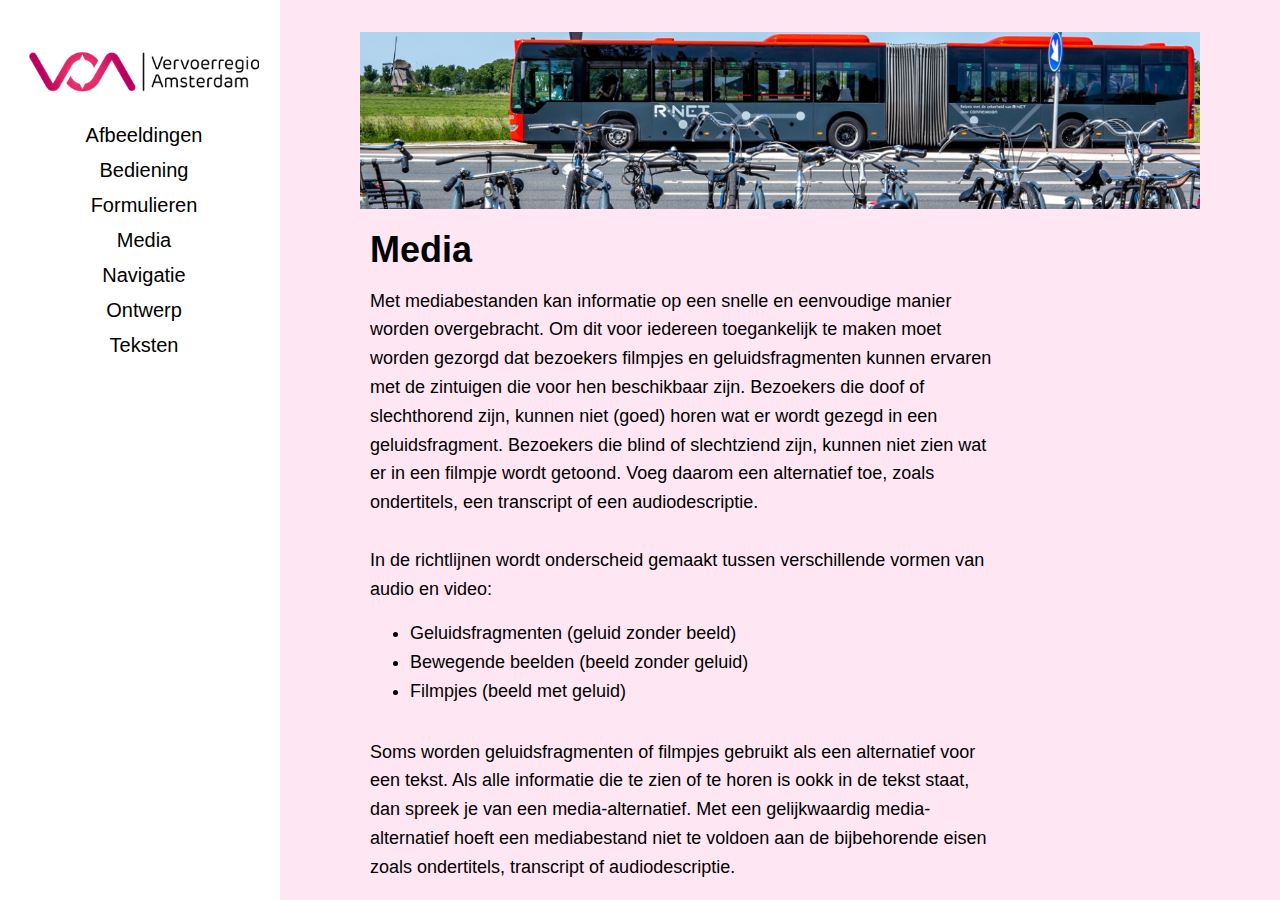
<file: media.html>
<!DOCTYPE html>
<html lang="en">

<head>
    <meta charset="UTF-8">
    <meta http-equiv="X-UA-Compatible" content="IE=edge">
    <meta name="viewport" content="width=device-width, initial-scale=1.0">
    <title>Vervoerregio Amsterdam</title>
    <link rel="stylesheet" href="./styles/styles.css">
    <link rel="icon" type="image/x-icon" href="/assets/vervoerregioamsterdamfavicon.ico">
</head>

<body>

    <nav>
        <a class="nietHover" href="index.html"><img src="assets/vervoerregioamsterdamlogo.png" alt="logo"></a>
        <a href="afbeelding.html">Afbeeldingen</a>
        <a href="bediening.html">Bediening</a>
        <a href="formulieren.html">Formulieren</a>
        <a href="media.html">Media</a>
        <a href="navigatie.html">Navigatie</a>
        <a href="ontwerp.html">Ontwerp</a>
        <a href="teksten.html">Teksten</a>
    </nav>
    <main>
        <!-- Slideshow container -->
        <div class="slideshow-container">
            <!-- Full-width images with number and caption text -->
            <div class="my-slides fade">
                <img src="assets/busje.png" alt="busje">
            </div>

            <div class="my-slides fade">
                <img src="assets/fietsers.png" alt="fietsers">
            </div>

            <div class="my-slides fade">
                <img src="assets/poppetjes.png" alt="poppetjes">
            </div>

            <div class="my-slides fade">
                <img src="assets/stadje.png" alt="stadje">
            </div>

            <div class="my-slides fade">
                <img src="assets/gelebus.png" alt="gele bus">
            </div>

            <div class="my-slides fade">
                <img src="assets/stadjevanafboven.png" alt="stadje van boven">
            </div>
        </div>

        <section>

            <h1>Media</h1>
            <p>Met mediabestanden kan informatie op een snelle en eenvoudige manier worden overgebracht. Om dit voor
                iedereen toegankelijk te maken moet worden gezorgd dat bezoekers filmpjes en geluidsfragmenten
                kunnen
                ervaren met de zintuigen die voor hen beschikbaar zijn. Bezoekers die doof of slechthorend zijn,
                kunnen
                niet (goed) horen wat er wordt gezegd in een geluidsfragment. Bezoekers die blind of slechtziend
                zijn,
                kunnen niet zien wat er in een filmpje wordt getoond. Voeg daarom een alternatief toe, zoals
                ondertitels, een transcript of een audiodescriptie.

                <br><br>In de richtlijnen wordt onderscheid gemaakt tussen verschillende vormen van audio en video:
            </p>

            <ul class="lijst">
                <li>Geluidsfragmenten (geluid zonder beeld)</li>
                <li>Bewegende beelden (beeld zonder geluid)</li>
                <li>Filmpjes (beeld met geluid)</li>
            </ul>
            <p>Soms worden geluidsfragmenten of filmpjes gebruikt als een alternatief voor een tekst. Als
                alle
                informatie die te zien of te horen is ookk in de tekst staat, dan spreek je van een
                media-alternatief.
                Met een gelijkwaardig media-alternatief hoeft een mediabestand niet te voldoen aan de bijbehorende
                eisen
                zoals ondertitels, transcript of audiodescriptie.

                <br><br>In Nederland geldt een uitzondering voor media die vóór 23 september 2020 zijn gepubliceerd.
                Ook
                live media hoeft niet direct toegankelijk te zijn. Als het na de uitzending online blijft staan of
                ergens opnieuw wordt gepubliceerd, dan moet het wel toegankelijk worden gemaakt.
            </p>

            <button class="accordion">Geef media een kort tekstalternatief</button>
            <div class="panel">
                <p>Alle mediabestanden moeten een korte tekstuele introductie hebben, ook als er volledige
                    alternatieven zoals een transcript of audiodesciptie aanwezig zijn. Zo’n korte introductie moet
                    de inhoud van het mediabestand globaal beschrijven. Met deze informatie kunnen bezoekers zelf
                    beslissen wat ze met het mediabestand willen doen. Dit is vooral handig voor bezoekers die de
                    content niet gemakkelijk kunnen scannen, zoals bezoekers die gebruik maken van
                    schermlezers.<br><br>

                    Een korte tekstuele introductie kan worden gegeven met een beschrijvende kop, een beschrijvende
                    titel of eventueel een beschrijvend label.</p>
            </div>

            <button class="accordion">Plaats een transcript bij geluidsfragmenten en bewegende beelden</button>
            <div class="panel">
                <p>
                    Alle geluidsfragmenten en bewegende beelden moeten een transcript hebben. Ook voor filmpjes kan
                    een transcript een waardevolle toevoeging zijn. Een transcript is een uitgeschreven tekst waarin
                    alles wordt beschreven dat te zien, te horen en te doen is. Bijvoorbeeld alle gesproken tekst,
                    maar ook de belangrijke beelden en geluiden. Eventuele interactieve elementen, zoals een link,
                    moeten ook worden opgenomen in een transcript.<br><br>

                    Een goed transcript:</p>

                <ul class="lijst">
                    <li>Bevat alle gesproken tekst.</li>
                    <li>Beschrijft alle belangrijke beelden.</li>
                    <li>Beschrijft alle belangrijke geluiden.</li>
                    <li>Bevat alle links.</li>
                    <li>Beschrijft wie er spreekt als dit belangrijk is.</li>
                    <li>Benadrukt het volume van de spreker als dit belangrijk is.</li>
                </ul>

                <p>Een transcript moet voor alle bezoekers gemakkelijk te bereiken zijn. Plaats een transcript, of
                    een link naar het transcript, altijd direct onder de code van het mediabestand.<br><br>

                    Aan geluidsfragmenten moet altijd een transcript worden toegevoegd. Aan bewegende beelden moet
                    alleen een transcript worden toegevoegd als er geen audiodescriptie aanwezig is. Voor filmpjes
                    geldt dat dit alleen verplicht is als er interactieve elementen in het filmpje aanwezig zijn.
                </p>
            </div>

            <button class="accordion">Voeg ondertitels toe aan filmpjes</button>
            <div class="panel">
                <p>Alle filmpjes moeten ondertitels voor doven en slechthorenden hebben. In ondertitels voor doven
                    en slechthorenden moeten de gesproken tekst én de belangrijke geluiden worden overgenomen.
                    Belangrijk geluiden zijn bijvoorbeeld een deurbel of een explosie. Ook muziek kan belangrijk
                    zijn om het filmpje of de sfeer in het filmpje te kunnen begrijpen.<br><br>

                    Goede ondertitels:<br>
                </p>
                <ul class="lijst">
                    <li>bevatten alle gesproken tekst.</li>
                    <li>beschrijven alle belangrijke geluiden.</li>
                    <li>beschrijven wie er spreekt als dit niet direct duidelijk is.</li>
                    <li>benadrukken het volume van de spreker als dit belangrijk is.</li>
                    <li>zijn goed zichtbaar.</li>
                    <li>lopen zo veel mogelijk gelijk met het geluid.</li>
                    <li>bedekken geen andere informatie.</li>
                </ul>
                <p>
                    <br>Het is niet erg als de gesproken tekst een heel klein beetje wordt versimpeld om de
                    ondertitels
                    niet te lang te maken.

                    <br><br>Er zijn verschillende manieren om ondertitels toe te voegen: ingebakken in het filmpje
                    (open
                    captions) of toegevoegd als een apart ondertitelbestand bij het filmpje (closed captions)

                </p>
            </div>

            <button class="accordion">Voeg een audiodescriptie toe aan filmpjes</button>
            <div class="panel">
                <p>In filmpjes wordt soms niet alle zichtbare informatie óók met geluid overgedragen. Sommige dingen
                    zijn wel te zien, maar niet te horen. Deze visuele informatie moet met een audiodescriptie
                    worden toegevoegd aan het filmpje. In een audiodescriptie vertelt een voice-over over
                    belangrijke zichtbare beelden die niet zijn af te leiden uit dat wat te horen is in het filmpje.
                    Dat kan bijvoorbeeld gaan om handelingen, personen maar ook om tekst die alleen in het beeld te
                    zien is. Dit gebeurt op de momenten dat er pauzes zijn in het originele geluid van het filmpje.
                    Zo kunnen bezoekers die blind of slechtziend zijn het filmpje ook goed volgen.<br><br>

                    Er zijn verschillende manieren om een audiodescriptie toe te voegen: toegevoegd in het geluid
                    van het filmpje of toegevoegd als alternatief audiospoor.<br><br>

                    Een audiodescriptie hoort zo veel mogelijk samen te vallen met de beschreven zichtbare
                    informatie.<br><br>

                    Voor filmpjes is een audiodescriptie niet altijd nodig. Als alle zichtbare informatie ook te
                    horen is, dan is het niet verplicht. Aan bewegende beelden moet alleen een audiodescriptie
                    worden toegevoegd als er geen transcript aanwezig is.

                </p>
            </div>

            <button class="accordion">Zorg dat geluid dat automatisch begint te spelen uitgezet kan worden of binnen
                3
                seconden stopt</button>
            <div class="panel">
                <p>Laat geluid niet automatisch spelen na het laden van een pagina, of zorg er in elk geval voor dat
                    het geluid niet langer dan 3 seconden duurt. Voor bezoekers die gebruik maken van
                    voorleessoftware kan het storend zijn als geluid automatisch begint te spelen. Zij kunnen de
                    stem van voorleessoftware dan niet meer goed te horen. Ook voor bezoekers die moeite hebben met
                    concentratie kunnen er door worden afgeleid.<br><br>

                    Geluid dat toch automatisch begint te spelen, moet eenvoudig kunnen worden gepauzeerd, gestopt
                    of zachter worden gezet. Zorg dan voor een pauze- of stopknop en een volumeregelaar bij het
                    geluid. Voorzie eventueel ook een skiplink zodat deze bediening gemakkelijk te bereiken is.</p>
            </div>

            <button class="accordion">Zorg dat bewegende content kan worden gepauzeerd, gestopt of worden
                uitgezet</button>
            <div class="panel">
                <p>Zorg dat alle bewegende, scrollende of knipperende content dat automatisch start én langer dan 5
                    seconden duurt kan worden gepauzeerd, gestopt of worden uitgezet. Onder bewegende, scrollende of
                    knipperende content vallen onder andere carrousels, animaties op de pagina, bewegende
                    advertenties, enz. Bezoekers met een cognitieve beperking kunnen er door worden afgeleid. Ook
                    voor bezoekers die gebruik maken van een schermlezer kan dit storend zijn.<br><br>

                    Deze regels gelden ook alle automatisch verversende content, maar hiervoor geldt ook de
                    frequentie van updates mag worden aangepast.</p>
            </div>

            <button class="accordion">Gebruik geen content dat meer dan 3 keer per seconde flitst</button>
            <div class="panel">
                <p>Gebruik geen flitsende content. Laat onderdelen in elk geval niet meer dan 3 keer per seconde
                    flitsen. Bezoekers met bepaalde vormen van epilepsie kunnen een aanval krijgen als ze kijken
                    naar knipperende of flitsende afbeeldingen of media.</p>
            </div>
        </section>
    </main>
    <script src="./scripts/script.js"></script>
</body>

</html>
</file>
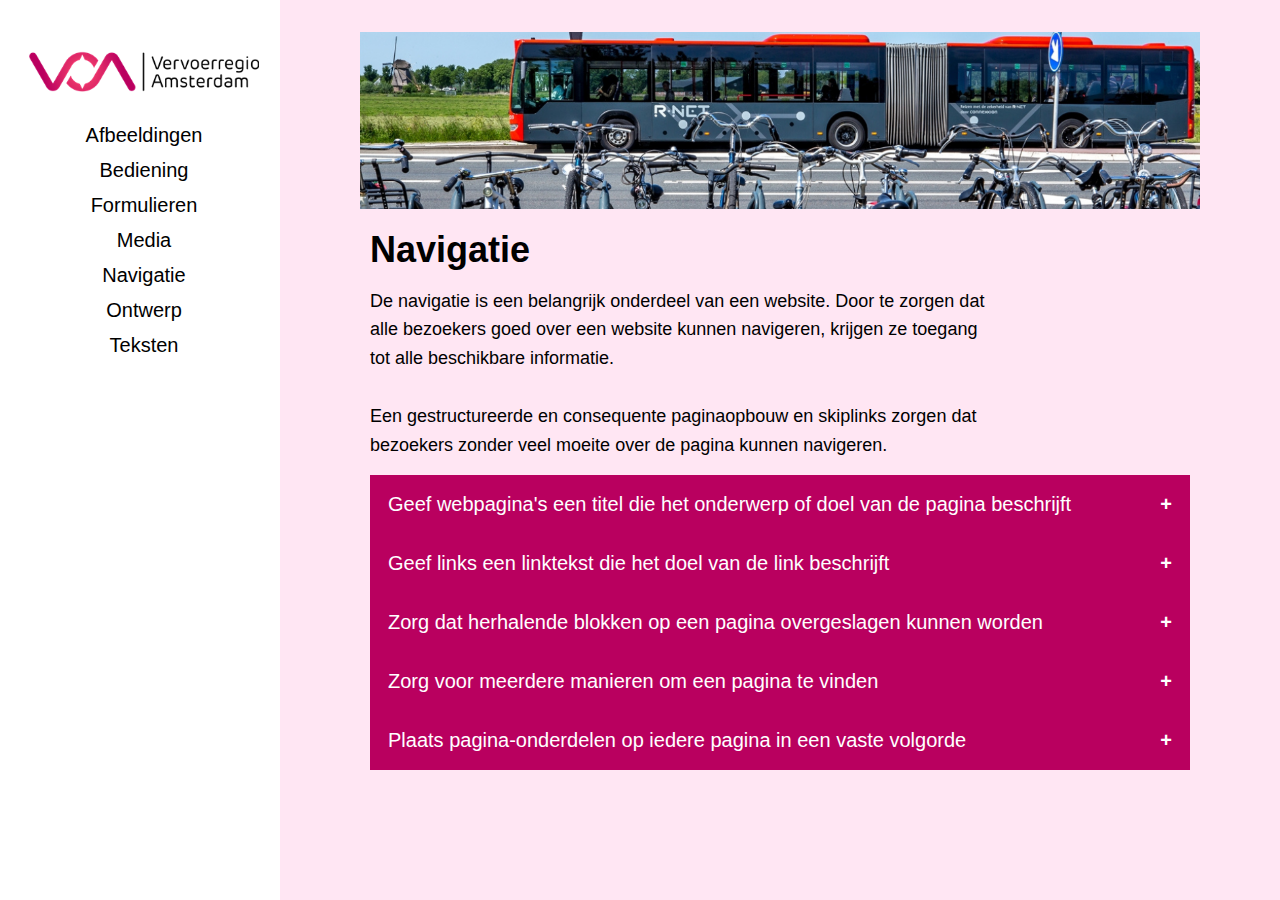
<file: navigatie.html>
<!DOCTYPE html>
<html lang="en">

<head>
    <meta charset="UTF-8">
    <meta http-equiv="X-UA-Compatible" content="IE=edge">
    <meta name="viewport" content="width=device-width, initial-scale=1.0">
    <title>Vervoerregio Amsterdam</title>
    <link rel="stylesheet" href="./styles/styles.css">
    <link rel="icon" type="image/x-icon" href="/assets/vervoerregioamsterdamfavicon.ico">
</head>

<body>

    <nav>
        <a class="nietHover" href="index.html"><img src="assets/vervoerregioamsterdamlogo.png" alt="logo"></a>
        <a href="afbeelding.html">Afbeeldingen</a>
        <a href="bediening.html">Bediening</a>
        <a href="formulieren.html">Formulieren</a>
        <a href="media.html">Media</a>
        <a href="navigatie.html">Navigatie</a>
        <a href="ontwerp.html">Ontwerp</a>
        <a href="teksten.html">Teksten</a>
    </nav>
    <main>
        <!-- Slideshow container -->
        <div class="slideshow-container">
            <!-- Full-width images with number and caption text -->
            <div class="my-slides fade">
                <img src="assets/busje.png" alt="busje">
            </div>

            <div class="my-slides fade">
                <img src="assets/fietsers.png" alt="fietsers">
            </div>

            <div class="my-slides fade">
                <img src="assets/poppetjes.png" alt="poppetjes">
            </div>

            <div class="my-slides fade">
                <img src="assets/stadje.png" alt="stadje">
            </div>

            <div class="my-slides fade">
                <img src="assets/gelebus.png" alt="gele bus">
            </div>

            <div class="my-slides fade">
                <img src="assets/stadjevanafboven.png" alt="stadje van boven">
            </div>
        </div>

        <section>

            <h1>Navigatie</h1>
            <p>De navigatie is een belangrijk onderdeel van een website. Door te zorgen dat alle bezoekers goed over
                een
                website kunnen navigeren, krijgen ze toegang tot alle beschikbare informatie.

                <br><br>Een gestructureerde en consequente paginaopbouw en skiplinks zorgen dat bezoekers zonder
                veel
                moeite over de pagina kunnen navigeren.
            </p>

            <button class="accordion">Geef webpagina's een titel die het onderwerp of doel van de pagina
                beschrijft</button>
            <div class="panel">
                <p>De paginatitel van een webpagina moet het onderwerp of doel van de pagina beschrijven. Een
                    beschrijvende paginatitel maakt het voor iedereen makkelijker om te navigeren door de website.
                    Paginatitels worden getoond in het venster van de browser of in het tabblad van de pagina. Met
                    een goede paginatitel kunnen bezoekers de pagina gemakkelijk terugvinden als er bijvoorbeeld
                    meerdere tabbladen open staan.

                    <br><br>Goede paginatitels:
                </p>

                <ul class="lijst">
                    <li>Beschrijven duidelijk het onderwerp of doel van de pagina.</li>
                    <li>Veranderen als een nieuwe pagina wordt ingeladen.</li>
                    <li>Hebben de unieke informatie vooraan.</li>
                    <li>Zijn uniform met de andere pagina’s.</li>
                    <li>Zijn beknopt.</li>
                    <li>Zijn uniek.</li>
                </ul>

                <p>Paginatitels worden door hulptechnologieën gebruikt om de webpagina aan te duiden. Deze
                    informatie wordt als eerst gepresenteerd bij het openen van een pagina.<br><br>

                    Gebruik het <code>title</code>-element in het <code>&lthead&gt</code>-element in de code van de
                    pagina. Beschrijf in dit element het onderwerp of doel van de
                    pagina.<br><br>

                    In de code ziet dat er zo uit:
                </p>
                <pre>

 1  | &lthtml lang="nl"&gt
 2  |   &lthead&gt
 3  |     &lttitle&gtHOME - Vervoerregio Amsterdam&lt/title&gt
 4  |     ...
 5  |   &lt/head&gt
 6  | ...
 7  | &lt/html&gt
                    </pre>
            </div>

            <button class="accordion">Geef links een linktekst die het doel van de link beschrijft</button>
            <div class="panel">
                <p>Geef links op een webpagina een linktekst waaruit het doel van de link duidelijk is af te leiden.
                    Een beschrijvende linktekst is voor iedereen duidelijker. Zorg dat de linktekst zo is
                    geformuleerd dat bezoekers direct weten waar de link naar verwijst.<br><br>

                    Schrijf dus niet:</p>

                <ul class="lijst">
                    <li>Lees meer. (onduidelijk)</li>
                    <li>LinkedIn. (onduidelijk)</li>
                </ul>

                <p>Maar zeg wel:</p>

                <ul class="lijst">
                    <li>Lees meer de over digitale toegankelijkheid.</li>
                    <li>Ga naar onze LinkedIn pagina.</li>
                </ul>

                <p>
                    Bezoekers die gebruik maken van een schermlezer kunnen een lijst met alle links gebruiken om
                    over de pagina te navigeren.<br><br>

                    Als het echt niet anders kan, dan mag ook nog de context van de link worden gebruikt om het doel
                    van de link te beschrijven. Bijvoorbeeld dezelfde zin, paragraaf of in dezelfde tabelcel. De
                    linktekst kan in de code ook worden uitgebreid met het <code>aria-label</code>-attribuut of met
                    het
                    <code>title</code>-attribuut.<br><br>

                    In de code ziet dat er zo uit:
                </p>

                <pre>

 1  | &lta href="info.html" aria-label="Lees meer over digitale toegankelijkheid"&gtLees meer&lt/a&gt
 2  |
 3  | &lta href="info.html" title="Lees meer over digitale toegankelijkheid"&gtLees meer&lt/a&gt
                    </pre>

                <p>Wat ook kan is het verbergen van een deel van de linktekst met CSS:</p>
                <pre>

 1  | &lta href="info.html"&gtLees meer &ltspan class="assistive"&gtover digitale toegankelijkheid&lt/span&gt&lt/a&gt
                    </pre>

                <pre>

 1  | .assistive {
 2  |    position:absolute;
 3  |    left:-10000px;
 4  |    top:auto;
 5  |    width:1px;
 6  |    height:1px;
 7  |    overflow:hidden;
 8  | }
                    </pre>

                <p>Een linktekst mag nooit leeg zijn. Zonder linktekst kan natuurlijk niet worden bepaald waar de
                    link naar verwijst. Een lege link is misschien niet zichtbaar op de pagina maar deze links komen
                    wél terug in de focus volgorde. Schermlezers merken deze ook link op.<br><br>

                    In de gevallen dat niet tekst maar alleen een afbeelding als link wordt gebruikt, spreken we
                    over functionele afbeeldingen. Geef afbeeldingen die ook een link zijn een tekstalternatief dat
                    beschrijft waar de link naar verwijst. Als er een afbeelding én een tekst gebruikt worden met
                    allebei hetzelfde linkdoel, dan is het beter om deze te combineren tot één link. Voor bezoekers
                    die gebruik maken van hulptechnologieën kan het storend zijn als dezelfde link twee keer direct
                    na elkaar voorkomt.</p>
            </div>

            <button class="accordion">Zorg dat herhalende blokken op een pagina overgeslagen kunnen worden</button>
            <div class="panel">
                <p>Op veel websites staan blokken content die op iedere pagina worden herhaald. Bijvoorbeeld het
                    logo, het navigatiemenu, het zoekveld, enz. Bezoekers die gebruik maken van een schermlezer,
                    zoals voorleessoftware of een brailleleesregel, en bezoekers die met het toetsenbord navigeren
                    moeten, iedere keer als ze op een pagina komen, bovenaan de pagina beginnen. De inhoud wordt
                    steeds volledig voorgelezen voordat zij uitkomen bij de inhoud op de pagina. Het navigeren duurt
                    zo erg lang.<br><br>

                    Zorg daarom voor een manier dat zorgt dat bezoekers herhalende blokken kunnen overslaan. Dit kan
                    grofweg op 2 manieren worden opgelost:</p>

                <ul class="lijst">
                    <li>Voeg skiplinks toe.</li>
                    <li>Groepeer onderdelen in de code.</li>
                </ul>

                <h2>Voeg skiplinks toe</h2>
                <p>Een skiplink is een ankerlink die verwijst naar een onderdeel lager op de pagina. Hiermee geef
                    je bezoekers de mogelijkheid om sneller bij een pagina-onderdeel te komen. Skiplinks zijn
                    doorgaans niet gelijk zichtbaar, maar worden ze pas zichtbaar als er met het toetsenbord door de
                    pagina wordt genavigeerd.<br><br>

                    In de code ziet dat er zo uit:</p>

                <pre>

 1  | &lthtml&gt
 2  |   &ltbody&gt
 3  |     &ltheader&gt
 4  |       &lta href="#content"&gtGa naar de inhoud&lt/a&gt
 5  |       &ltimg src="logo.jpg" alt="Vervoerregio.nl"&gt
 6  |       &ltnav&gt
 7  |       ...-s 8  |       &lt/nav&gt
 9  |     &lt/header&gt
 10 |     &ltmain&gt
 11 |       &lth1 id="content" tabindex="-1"&gtInhoud&lt/h1&gt
 12 |       ...
 13 |     &lt/main&gt
 14 |   &lt/body&gt
 15 | &lt/html&gt
                        </pre>

                <p>
                    Skiplinks horen het eerste element op een pagina te zijn. Zet ze dus bovenaan in de code en
                    gebruik ze op iedere pagina waarop herhalende blokken staan.</p>

                <h2>Groepeer onderdelen in de code</h2>
                <p>Herhalende blokken overslaan kan ook door deze onderdelen te groeperen in de code. Hiervoor
                    bestaan meerdere technieken. Door deze onderdelen te groeperen kunnen bezoekers die gebruik
                    maken van hulptechnologieën gemakkelijk over de pagina navigeren. Deze bezoekers kunnen
                    bijvoorbeeld een lijst van alle koppen gebruiken of direct naar een oriëntatiepunt navigeren.
                </p>

                <ul class="lijst">
                    <li>Gebruik een kop-element aan het begin van alle blokken op een pagina.</li>
                    <li>Gebruik ARIA landmark-elementen zoals <code>&ltheader&gt</code>, <code>&ltmain&gt</code> en
                        <code>&ltfooter&gt</code> maar ook
                        bijvoorbeeld de navigatie en de zoekfunctie.
                    </li>
                </ul>
                <p>Dit moet wel op iedere pagina op dezelfde manier toegepast worden.<br><br>

                    Zorg ook dat alle <code>&ltiframe&gt</code>-elementen een naam hebben zodat ze gemakkelijk
                    overgeslagen kunnen worden. Gebruik hiervoor het <code>title</code>-attribuut. Zorg dat deze
                    beschrijving het
                    onderwerp of doel van het filmpje goed beschrijft.<br><br>

                    In de code ziet dat er zo uit:</p>
                <pre>

 1  | &ltiframe src="https://www.youtube.com/embed/..." title="Digitale toegankelijkheid uitgelegd"&gt
 2  | &lt/iframe&gt
                        </pre>

            </div>

            <button class="accordion">Zorg voor meerdere manieren om een pagina te vinden</button>
            <div class="panel">
                <p>Webpagina’s moeten op meer dan één manier te vinden zijn. Sommige bezoekers kunnen moeite hebben
                    met het begrijpen van de navigatie op een website, of vinden een bepaalde navigatiemethode
                    makkelijker of sneller.<br><br>

                    Zorg daarom voor meer dan één manier om een pagina op een website te vinden. Bied naast de
                    navigatie bijvoorbeeld ook een zoekfunctie aan, of publiceer een pagina met een sitemap.</p>
            </div>

            <button class="accordion">Plaats pagina-onderdelen op iedere pagina in een vaste volgorde</button>
            <div class="panel">
                <p>Navigatiemenu’s en onderdelen die op meerdere webpagina’s voorkomen, moeten telkens in dezelfde
                    volgorde worden geplaatst. Zorg dat deze volgorde zowel in de vormgeving als in de code
                    hetzelfde is.<br><br>

                    Een consistente navigatie- en paginastructuur maakt het voor iedereen makkelijker om te
                    navigeren door de website en informatie op een pagina te vinden. Ook bezoekers die gebruik maken
                    van schermlezers kunnen hierdoor sneller en efficiënter hun weg vinden.</p>
            </div>
        </section>
    </main>
    <script src="./scripts/script.js"></script>
</body>

</html>
</file>
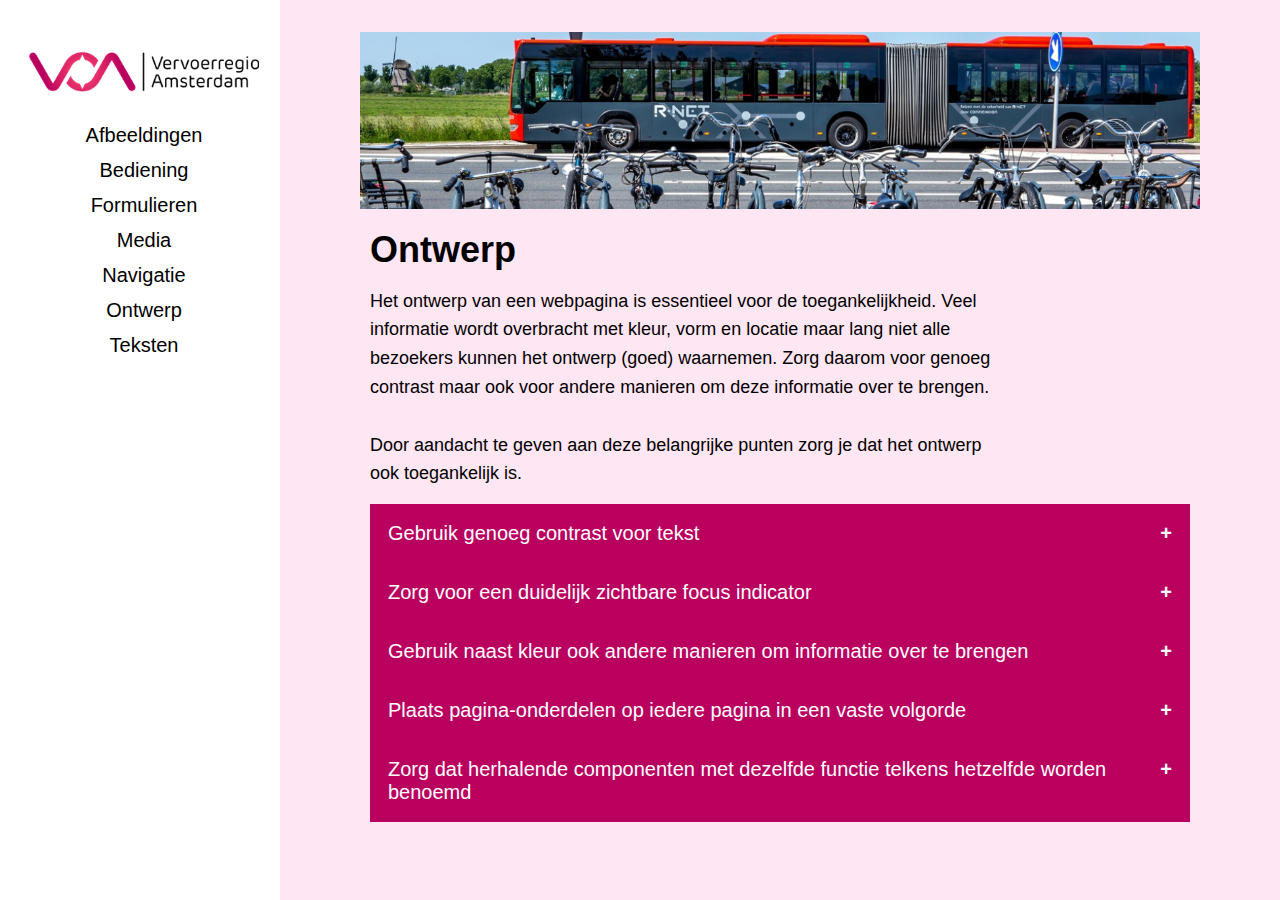
<file: ontwerp.html>
<!DOCTYPE html>
<html lang="en">

<head>
    <meta charset="UTF-8">
    <meta http-equiv="X-UA-Compatible" content="IE=edge">
    <meta name="viewport" content="width=device-width, initial-scale=1.0">
    <title>Vervoerregio Amsterdam</title>
    <link rel="stylesheet" href="./styles/styles.css">
    <link rel="icon" type="image/x-icon" href="/assets/vervoerregioamsterdamfavicon.ico">
</head>

<body>

    <nav>
        <a class="nietHover" href="index.html"><img src="assets/vervoerregioamsterdamlogo.png" alt="logo"></a>
        <a href="afbeelding.html">Afbeeldingen</a>
        <a href="bediening.html">Bediening</a>
        <a href="formulieren.html">Formulieren</a>
        <a href="media.html">Media</a>
        <a href="navigatie.html">Navigatie</a>
        <a href="ontwerp.html">Ontwerp</a>
        <a href="teksten.html">Teksten</a>
    </nav>

    <main>
        <!-- Slideshow container -->
        <div class="slideshow-container">
            <!-- Full-width images with number and caption text -->
            <div class="my-slides fade">
                <img src="assets/busje.png" alt="busje">
            </div>

            <div class="my-slides fade">
                <img src="assets/fietsers.png" alt="fietsers">
            </div>

            <div class="my-slides fade">
                <img src="assets/poppetjes.png" alt="poppetjes">
            </div>

            <div class="my-slides fade">
                <img src="assets/stadje.png" alt="stadje">
            </div>

            <div class="my-slides fade">
                <img src="assets/gelebus.png" alt="gele bus">
            </div>

            <div class="my-slides fade">
                <img src="assets/stadjevanafboven.png" alt="stadje van boven">
            </div>
        </div>

        <section>

            <h1>Ontwerp</h1>
            <p>Het ontwerp van een webpagina is essentieel voor de toegankelijkheid. Veel informatie wordt
                overbracht
                met kleur, vorm en locatie maar lang niet alle bezoekers kunnen het ontwerp (goed) waarnemen. Zorg
                daarom voor genoeg contrast maar ook voor andere manieren om deze informatie over te brengen.

                <br><br>Door aandacht te geven aan deze belangrijke punten zorg je dat het ontwerp ook toegankelijk
                is.
            </p>

            <button class="accordion">Gebruik genoeg contrast voor tekst</button>
            <div class="panel">
                <p>De kleur van tekst moet genoeg contrast hebben tegen de achtergrond. Zo is de tekst voor alle
                    bezoekers goed leesbaar. Tekst moet een contrastverhouding hebben van minimaal:</p>

                <ul class="lijst">
                    <li>4,5:1 voor tekst kleiner dan 24px of 19px dikgedrukt.</li>
                    <li>3:1 voor tekst groter dan 24px of 19px dikgedrukt.</li>
                </ul>
                <p>Deze contrasteisen gelden ook voor tekst op afbeeldingen.<br><br>

                    Er zijn een paar uitzonderingen voor contrast van tekst zoals logo’s, decoratieve tekst en
                    elementen die niet actief zijn.
                </p>
            </div>

            <button class="accordion">Zorg voor een duidelijk zichtbare focus indicator</button>
            <div class="panel">
                <p>De focus indicator moet duidelijk zichtbaar zijn. De focus indicator laat zien welk onderdeel de
                    toetsenbordfocus heeft. Dit is dus belangrijk voor iedereen die met het toetsenbord navigeert.
                    Vaak wordt het weergeven door een zichtbare rand om het element.<br><br>

                    Elke browser heeft een standaard focus indicator maar de stijlkenmerken kunnen ook worden
                    aangepast. Als de stijlkenmerken worden aangepast, zorg dan voor genoeg contrast tussen de kleur
                    van de focus indicator en de kleur van de achtergrond. De focus indicator moet een
                    contrastverhouding hebben van minimaal 3:1.</p>
            </div>

            <button class="accordion">Gebruik naast kleur ook andere manieren om informatie over te brengen</button>
            <div class="panel">
                <p>Met kleur kan gemakkelijk de aandacht worden getrokken of onderscheid worden gemaakt tussen
                    verschillende onderdelen. Bijvoorbeeld voor een waarschuwingsbericht op een pagina of
                    verschillende lijnen in een grafiek. Kleur is handig maar mag niet als enige manier worden
                    gebruikt om informatie over te brengen, een actie aan te geven, tot een reactie op te roepen of
                    een visueel element te onderscheiden. Informatie die alleen wordt overgebracht met kleur kan
                    door bezoekers die kleurenblind of slechtziend zijn niet (of niet goed) worden
                    waargenomen.<br><br>

                    Zorg ook voor andere manieren zoals tekst, tekststijlen, iconen of patronen. Gebruik
                    bijvoorbeeld niet alleen een groen of rood bolletje maar een groen vinkje en rood kruisje. Of
                    gebruik in een grafiek niet alleen een afwijkende kleur per lijn maar gebruik een legenda en
                    plaats ook een icoon op de lijn.</p>
            </div>

            <button class="accordion">Plaats pagina-onderdelen op iedere pagina in een vaste volgorde</button>
            <div class="panel">
                <p>Navigatiemenu’s en onderdelen die op meerdere webpagina’s voorkomen, moeten telkens in dezelfde
                    volgorde worden geplaatst. Zorg dat deze volgorde zowel in de vormgeving als in de code
                    hetzelfde is.<br><br>

                    Een consistente navigatie- en paginastructuur maakt het voor iedereen makkelijker om te
                    navigeren door de website en informatie op een pagina te vinden. Ook bezoekers die gebruik maken
                    van schermlezers kunnen hierdoor sneller en efficiënter hun weg vinden.</p>
            </div>

            <button class="accordion">Zorg dat herhalende componenten met dezelfde functie telkens hetzelfde worden
                benoemd</button>
            <div class="panel">
                <p>Zorg dat componenten die dezelfde functionaliteit hebben op de hele website hetzelfde worden
                    benoemd. Zo kunnen bezoekers herhalende onderdelen makkelijk terug vinden. Het gaat dan
                    bijvoorbeeld om:</p>
                <ul class="lijst">
                    <li>Teksten op knoppen;</li>
                    <li>Labels bij invoervelden;</li>
                    <li>Linkteksten;</li>
                    <li>Alternatieve teksten van iconen die dezelfde functie hebben.</li>
                </ul>
                <p>Door onderdelen op een consistente manier te benoemen kunnen bezoekers die gebruik maken van
                    schermlezers sneller en efficiënter hun weg vinden.</p>
            </div>
        </section>
    </main>
    <script src="./scripts/script.js"></script>
</body>

</html>
</file>
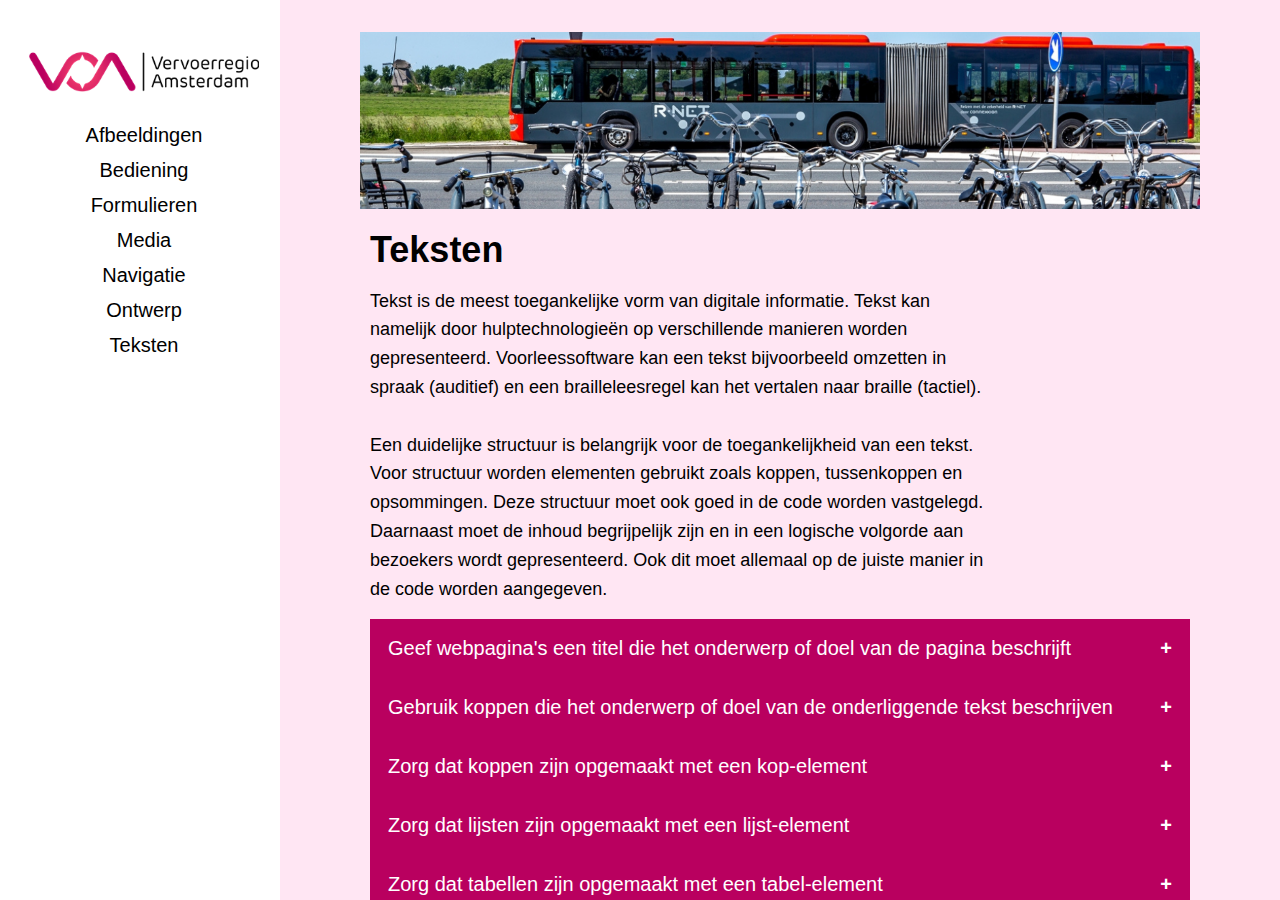
<file: teksten.html>
<!DOCTYPE html>
<html lang="en">

<head>
    <meta charset="UTF-8">
    <meta http-equiv="X-UA-Compatible" content="IE=edge">
    <meta name="viewport" content="width=device-width, initial-scale=1.0">
    <title>Vervoerregio Amsterdam</title>
    <link rel="stylesheet" href="./styles/styles.css">
    <link rel="icon" type="image/x-icon" href="/assets/vervoerregioamsterdamfavicon.ico">
</head>

<body>

    <nav>
        <a class="nietHover" href="index.html"><img src="assets/vervoerregioamsterdamlogo.png" alt="logo"></a>
        <a href="afbeelding.html">Afbeeldingen</a>
        <a href="bediening.html">Bediening</a>
        <a href="formulieren.html">Formulieren</a>
        <a href="media.html">Media</a>
        <a href="navigatie.html">Navigatie</a>
        <a href="ontwerp.html">Ontwerp</a>
        <a href="teksten.html">Teksten</a>
    </nav>

    <main>

        <!-- Slideshow container -->
        <div class="slideshow-container">
            <!-- Full-width images with number and caption text -->
            <div class="my-slides fade">
                <img src="assets/busje.png" alt="busje">
            </div>

            <div class="my-slides fade">
                <img src="assets/fietsers.png" alt="fietsers">
            </div>

            <div class="my-slides fade">
                <img src="assets/poppetjes.png" alt="poppetjes">
            </div>

            <div class="my-slides fade">
                <img src="assets/stadje.png" alt="stadje">
            </div>

            <div class="my-slides fade">
                <img src="assets/gelebus.png" alt="gele bus">
            </div>

            <div class="my-slides fade">
                <img src="assets/stadjevanafboven.png" alt="stadje van boven">
            </div>
        </div>

        <section>

            <h1>Teksten</h1>
            <p>Tekst is de meest toegankelijke vorm van digitale informatie. Tekst kan namelijk door
                hulptechnologieën
                op verschillende manieren worden gepresenteerd. Voorleessoftware kan een tekst bijvoorbeeld omzetten
                in
                spraak (auditief) en een brailleleesregel kan het vertalen naar braille (tactiel).

                <br><br>Een duidelijke structuur is belangrijk voor de toegankelijkheid van een tekst. Voor
                structuur
                worden elementen gebruikt zoals koppen, tussenkoppen en opsommingen. Deze structuur moet ook goed in
                de
                code worden vastgelegd. Daarnaast moet de inhoud begrijpelijk zijn en in een logische volgorde aan
                bezoekers wordt gepresenteerd. Ook dit moet allemaal op de juiste manier in de code worden
                aangegeven.
            </p>

            <button class="accordion">Geef webpagina's een titel die het onderwerp of doel van de pagina
                beschrijft</button>
            <div class="panel">
                <p>De paginatitel van een webpagina moet het onderwerp of doel van de pagina beschrijven. Een
                    beschrijvende paginatitel maakt het voor iedereen makkelijker om te navigeren door de website.
                    Paginatitels worden getoond in het venster van de browser of in het tabblad van de pagina. Met
                    een goede paginatitel kunnen bezoekers de pagina gemakkelijk terugvinden als er bijvoorbeeld
                    meerdere tabbladen open staan.<br><br>

                    Goede paginatitels:</p>

                <ul class="lijst">
                    <li>Beschrijven duidelijk het onderwerp of doel van de pagina.</li>
                    <li>Veranderen als een nieuwe pagina wordt ingeladen.</li>
                    <li>Hebben de unieke informatie vooraan.</li>
                    <li>Zijn uniform met de andere pagina’s.</li>
                    <li>Zijn beknopt.</li>
                    <li>Zijn uniek.</li>
                </ul>

                <p>Paginatitels worden door hulptechnologieën gebruikt om de webpagina aan te duiden. Deze
                    informatie wordt als eerst gepresenteerd bij het openen van een pagina.<br><br>

                    Gebruik het <code>title</code>-element in het <code>&lthead&gt</code>-element in de code van de
                    pagina. Beschrijf in dit element het onderwerp of doel van de pagina.<br><br>

                    In de code ziet dat er zo uit:</p>

                <pre>

 1  | &lthtml lang="nl"&gt
 2  |   &lthead&gt
 3  |     &lttitle&gtHOME - Vervoerregio Amsterdam&lt/title&gt
 4  |     ...
 5  |   &lt/head&gt
 6  | ...
 7  | &lt/html&gt
                        </pre>

            </div>

            <button class="accordion">Gebruik koppen die het onderwerp of doel van de onderliggende tekst
                beschrijven</button>
            <div class="panel">
                <p>De koppen op een webpagina moeten het onderwerp of doel van de onderliggende tekst beschrijven.
                    Zorg dat elke kop iets zegt over de tekst die eronder staat. Een beschrijvende kop maakt het
                    voor iedereen makkelijker om informatie op een pagina te vinden. Alle koppen samen horen een
                    goed beeld te geven van de inhoud van de webpagina. Zo kunnen bezoekers snel de structuur van
                    een webpagina of tekst herkennen.<br><br>

                    Een kop moet altijd onderliggende inhoud hebben.<br><br>

                    Bezoekers die gebruik maken van een schermlezer kunnen een lijst van alle koppen gebruiken om
                    over de webpagina te navigeren. Zij kunnen eventueel ook gelijk springen naar de volgende kop.
                </p>
            </div>

            <button class="accordion">Zorg dat koppen zijn opgemaakt met een kop-element</button>
            <div class="panel">
                <p>Door goede beschrijvende koppen te gebruiken kunnen bezoekers snel de structuur in een tekst
                    herkennen. Een koptekst heeft vaak een afwijkende vormgeving, het wordt bijvoorbeeld groter en
                    dikgedrukt weergegeven. Dat maakt het makkelijk om de structuur van de pagina te
                    scannen.<br><br>

                    Structuur die alleen wordt overgebracht met vormgeving kan door bezoekers die blind of
                    slechtziend zijn niet (of niet goed) worden waargenomen. Voor deze bezoekers is het belangrijk
                    om structuur ook in de code vast te leggen. Zo kan software de structuur en relaties op de
                    webpagina ook bepalen.<br><br>

                    Bezoekers die gebruik maken van een schermlezer kunnen een lijst van alle koppen gebruiken om
                    over de pagina te navigeren. Zij kunnen eventueel ook gelijk springen naar de volgende
                    kop.<br><br>

                    Zorg dat koppen worden opgemaakt met een HTML kop-element (<code>&lth1&gt</code> t/m
                    <code>&lth6&gt</code>).<br><br>

                    Zorg ook dat de volgorde van de koppen en tussenkoppen logisch is. Een paar vuistregels zijn:
                </p>

                <ul class="lijst">
                    <li>De eerste kop op de pagina hoort een kop van het eerste niveau te zijn.</li>
                    <li>Na een kop van het eerste niveau hoort een kop van het tweede niveau te volgen.</li>
                    <li>Na een kop van het tweede niveau hoort opnieuw een kop van het tweede niveau volgen óf een
                        kop van het derde niveau.</li>
                    <li>Kopniveaus horen niet te worden overgeslagen.</li>
                </ul>

                <pre>

 1  | &lth1&gtKop van het eerste niveau&lt/h1&gt
 2  | &lth2&gtTussenkop van het tweede niveau&lt/h2&gt
 3  | &ltp&gt...&lt/p&gt
 4  | &lth2&gtTussenkop van het tweede niveau&lt/h2&gt
 5  | &ltp&gt...&lt/p&gt
 6  | 
 7  | &lth2&gtTussenkop van het tweede niveau&lt/h2&gt
 8  | &ltp&gt...&lt/p&gt
 9  | &lth3&gtTussenkop van het derde niveau&lt/h3&gt
 10 | &ltp&gt...&lt/p&gt
                    </pre>
            </div>

            <button class="accordion">Zorg dat lijsten zijn opgemaakt met een lijst-element</button>
            <div class="panel">
                <p>Lijsten benadrukken belangrijke punten in een tekst. Een lijst heeft vaak een afwijkende
                    vormgeving, onderdelen van een lijst worden opgemaakt met een opsommingsteken of met een
                    nummer.<br><br>

                    Structuur die alleen wordt overgebracht met vormgeving kan door bezoekers die blind of
                    slechtziend zijn niet (of niet goed) worden waargenomen. Voor deze bezoekers is het belangrijk
                    om structuur ook in de code vast te leggen. Zo kan software de structuur en relaties op de
                    webpagina ook bepalen.<br><br>

                    Bezoekers die gebruik maken van een schermlezer kunnen makkelijker door een lijst navigeren.
                    Schermlezers geven bijvoorbeeld aan hoeveel onderdelen er in de lijst staan en bieden de
                    mogelijkheid om de lijst gelijk over te slaan.<br><br>

                    Zorg dat lijsten worden opgemaakt met een lijst-element. Er zijn verschillende soorten lijsten:
                    een opsomming (
                    <code>&ltul&gt</code>), een genummerde lijst (<code>&ltol&gt</code>) en een lijst met
                    beschrijvingen (<code>&ltdl&gt</code>).
                </p>

                <h2>Opsomming</h2>

                <p>Onderdelen in een opsomming worden voorafgegaan door een opsommingsteken zoals een bolletje of
                    een streepje. Gebruik opsommingen als de volgorde van de onderdelen in de lijst niet belangrijk
                    is.<br><br>

                    In de code ziet dat er zo uit:</p>

                <pre>

 1  | &ltul&gt
 2  |   &ltli&gtEerste onderdeel van een opsomming&lt/li&gt
 3  |   &ltli&gtTweede onderdeel van een opsomming&lt/li&gt
 4  |   ...
 5  | &lt/ul&gt
                        </pre>

                <h2>Genummerde lijst</h2>

                <p>Onderdelen in een genummerde lijst worden voorafgegaan door een nummer. Gebruik genummerde
                    lijsten als de volgorde van onderdelen in de lijst wél belangrijk is.<br><br>

                    In de code ziet dat er zo uit:</p>

                <pre>

 1  | &ltol&gt
 2  |   &ltli&gtEerste onderdeel van een genummerde lijst&lt/li&gt
 3  |   &ltli&gtTweede onderdeel van een genummerde lijst&lt/li&gt
 4  |   ...
 5  | &lt/ol&gt
                        </pre>

                <h2>Lijst met beschrijvingen</h2>

                <p>Gebruik een lijst met beschrijvingen bij lijsten die bestaan uit een naam, term of begrip met een
                    beschrijving die daar bij hoort. Gebruik deze lijsten bijvoorbeeld voor een verklarende
                    woordenlijst. Binnen een lijst met beschrijvingen wordt het <code>&ltdt&gt</code>-element
                    gebruikt om een term aan te geven en wordt het
                    <code>&ltdd&gt</code>-element om de beschrijving aan te geven.<br><br>

                    In de code ziet dat er zo uit:
                </p>

                <pre>

 1  | &ltdl&gt
 2  |   &ltdt&gtconformiteit&lt/dt&gt
 3  |   &ltdd&gtvoldoen aan alle eisen van een gegeven standaard, richtlijn of specificatie&lt/dd&gt
 4  |   &ltdt&gtcontent (webcontent)&lt/dt&gt
 5  |   &ltdd&gtinformatie en zintuiglijke ervaring die aan de gebruiker doorgegeven wordt door middel van een user agent, met inbegrip van code of opmaak die de structuur, presentatie en interacties van de content definieert&lt/dd&gt
 6  | &lt/dl&gt
                    </pre>
            </div>

            <button class="accordion">Zorg dat tabellen zijn opgemaakt met een tabel-element</button>
            <div class="panel">
                <p>Tabellen bestaan uit rijen en kolommen. De gegevens in de rijen en kolommen hebben een onderlinge
                    relatie met elkaar. Voor bezoekers met een visuele beperking is deze relatie niet direct
                    duidelijk. Voor deze bezoekers is het belangrijk dat deze relaties ook in de code wordt
                    vastgelegd.<br><br>

                    Structuur en relaties die alleen worden overgebracht met vormgeving kan door bezoekers die blind
                    of slechtziend zijn niet (of niet goed) worden waargenomen. Voor deze bezoekers is het
                    belangrijk om structuur ook in de code vast te leggen. Zo kan software de structuur en relaties
                    op de webpagina ook bepalen.<br><br>

                    Bezoekers die gebruik maken van een schermlezer kunnen makkelijker door een lijst navigeren.
                    Schermlezers geven bijvoorbeeld aan hoeveel onderdelen er in de lijst staan en bieden de
                    mogelijkheid om de lijst gelijk over te slaan.<br><br>

                    Zorg dat lijsten worden opgemaakt met een tabel-element (
                    <code>&lttable&gt</code>). In dit element moet ook worden aangegeven wat een tabelkop is en wat
                    de gegevenscellen
                    zijn. De tabelkoppen worden in de code vastgelegd met een <code>&ltth&gt</code>-element,
                    gegevenscellen met een
                    <code>&lttd&gt</code>-element.

                    In de code ziet dat er zo uit:
                </p>

                <pre>

 1  | &lttable&gt
 2  |   &lttr&gt
 3  |     &ltth&gtKop van de eerste kolom&lt/th&gt
 4  |     &ltth&gtKop van de tweede kolom&lt/th&gt
 5  |     &ltth&gtKop van de derde kolom&lt/th&gt
 6  |   &lt/tr&gt
 7  |   &lttr&gt
 8  |     &lttd&gtGegevens in de eerste kolom&lt/td&gt
 9  |     &lttd&gtGegevens in de tweede kolom&lt/td&gt
 10 |     &lttd&gtGegevens in de derde kolom&lt/td&gt
 11 |   &lt/tr&gt
 12 |   ...
 13 | &lt/table&gt
                        </pre>

                <p>Geef de tabel ook een korte beschrijving. Deze beschrijving wordt in de code vastgelegd met een
                    <code>&ltcaption&gt</code>-element. Een goede beschrijving helpt bezoekers om een tabel te
                    vinden en te begrijpen
                    waar de tabel over gaat.<br><br>

                    In de code ziet dat er zo uit:
                </p>

                <pre>

 1  | &lttable&gt
 2  |   &ltcaption&gtBeschrijving van de tabel&lt/caption&gt
 3  |   &lttr&gt
 4  |     &ltth&gtKop van de eerste kolom&lt/th&gt
 5  |     ...
 6  | &lt/table&gt
                        </pre>
            </div>

            <button class="accordion">Geef links een linktekst die het doel van de link beschrijft</button>
            <div class="panel">
                <p>Geef links op een webpagina een linktekst waaruit het doel van de link duidelijk is af te leiden.
                    Een beschrijvende linktekst is voor iedereen duidelijker. Zorg dat de linktekst zo is
                    geformuleerd dat bezoekers direct weten waar de link naar verwijst.<br><br>

                    Schrijf dus niet:</p>

                <ul class="lijst">
                    <li>Lees meer. (onduidelijk)</li>
                    <li>LinkedIn. (onduidelijk)</li>
                </ul>

                <p>Maar zeg wel:</p>

                <ul class="lijst">
                    <li>Lees meer de over digitale toegankelijkheid.</li>
                    <li>Ga naar onze LinkedIn pagina.</li>
                </ul>

                <p>Bezoekers die gebruik maken van een schermlezer kunnen een lijst met alle links gebruiken om over
                    de pagina te navigeren.<br><br>

                    Als het echt niet anders kan, dan mag ook nog de context van de link worden gebruikt om het doel
                    van de link te beschrijven. Bijvoorbeeld dezelfde zin, paragraaf of in dezelfde tabelcel. De
                    linktekst kan in de code ook worden uitgebreid met het aria-label-attribuut of met het
                    title-attribuut.<br><br>

                    In de code ziet dat er zo uit:</p>

                <pre>

 1  | &lta href="info.html" aria-label="Lees meer over digitale toegankelijkheid"&gtLees meer&lt/a&gt
 2  | 
 3  | &lta href="info.html" title="Lees meer over digitale toegankelijkheid"&gtLees meer&lt/a&gt
                        </pre>

                <p>Wat ook kan is het verbergen van een deel van de linktekst met CSS:</p>

                <pre>

 1  | &lta href="info.html"&gtLees meer &ltspan class="assistive"&gtover digitale toegankelijkheid&lt/span&gt&lt/a&gt
                        </pre>

                <pre>

 1  | .assistive {
 2  |    position:absolute;
 3  |    left:-10000px;
 4  |    top:auto;
 5  |    width:1px;
 6  |    height:1px;
 7  |    overflow:hidden;
 8  | }
                    </pre>

                <p>Een linktekst mag nooit leeg zijn. Zonder linktekst kan natuurlijk niet worden bepaald waar de
                    link naar verwijst. Een lege link is misschien niet zichtbaar op de pagina maar deze links komen
                    wél terug in de focus volgorde. Schermlezers merken deze ook link op.<br><br>

                    In de gevallen dat niet tekst maar alleen een afbeelding als link wordt gebruikt, spreken we
                    over functionele afbeeldingen. Geef afbeeldingen die ook een link zijn een tekstalternatief dat
                    beschrijft waar de link naar verwijst. Als er een afbeelding én een tekst gebruikt worden met
                    allebei hetzelfde linkdoel, dan is het beter om deze te combineren tot één link. Voor bezoekers
                    die gebruik maken van hulptechnologieën kan het storend zijn als dezelfde link twee keer direct
                    na elkaar voorkomt.</p>
            </div>

            <button class="accordion">Gebruik in instructies geen onderdelen die alleen worden aangeduid met kleur,
                vorm
                of locatie</button>
            <div class="panel">
                <p>Verwijs in instructies niet alleen naar zintuiglijke eigenschappen van componenten zoals vorm,
                    kleur, omvang, locatie, oriëntatie of geluid. Gebruik daarnaast ook tekst.<br><br>

                    Schrijf dus niet:</p>

                <ul class="lijst">
                    <li>Gebruik de <strong>ronde</strong> knop om je gegevens te verzenden. (vorm)</li>
                    <li>Op de dagen met een <strong>groen</strong> bolletje zijn wij beschikbaar. (kleur)</li>
                    <li>Klik op de knop <strong>rechts onderaan</strong> de pagina om naar de volgende pagina te
                        gaan. (locatie)</li>
                </ul>

                <p>Maar zeg wel:</p>

                <ul class="lijst">
                    <li>Gebruik de (ronde, groene) knop (onderaan) met tekst “Verzenden” om je gegevens te in te
                        sturen.</li>
                </ul>

                <p>Instructies waarin alleen zintuiglijke eigenschappen worden gebruikt zijn niet door alle
                    bezoekers goed te volgen. Zo kunnen bezoekers die blind of slechtziend zijn vorm, omvang of
                    locatie niet waarnemen. Instructies waarin alleen geluid wordt gebruikt zijn niet, of niet goed,
                    te volgen voor bezoekers die doof of slechthorend zijn.</p>
            </div>

            <button class="accordion">Geef de taal van de pagina aan</button>
            <div class="panel">
                <p>Geef de standaard taal van een webpagina aan in de code. Zo kan software de taal van de webpagina
                    bepalen. Als er meerdere talen op een webpagina voorkomen, gebruik dan de taal die het meest
                    voorkomt.<br><br>

                    Voorleessoftware spreekt een webpagina uit. De uitspraak van de woorden is afhankelijk van de
                    taal van de pagina. Als er geen (of een verkeerde) taal wordt aangegeven in de code, dan kan
                    voorleessoftware de content mogelijk verkeerd of onduidelijk voorlezen. De standaardtaal van de
                    browser wordt dan gebruikt en deze komt niet altijd overeen met de taal van de content.<br><br>

                    Voeg het <code>lang</code>-attribuut toe aan -element om de taal van een webpagina in te
                    stellen. Gebruik in
                    dit attribuut de juiste taalcode. Zo’n taalcode bestaat uit een tweeletterige code.<br><br>

                    In de code ziet dat er zo uit:</p>

                <pre>

 1  | &lt;html lang="nl"&gt
 2  | ...
 3  | &lt/html&gt
                        </pre>
                <p>
                    Voor alle talen bestaat een eigen aanduiding. Voor het Nederlands is dat <code>‘nl‘</code>
                    (<code>lang="nl"</code>), voor
                    het Engels <code>‘en‘</code> (<code>lang="en"</code>), voor het Duits <code>‘de‘</code>
                    (<code>lang="de"</code>). <br>Bekijk alle taalcodes op <a
                        href="https://www.iana.org/assignments/language-subtag-registry/language-subtag-registry"
                        target="_blank">IANA Language Subtag Registry</a> (Engelstalig).
                </p>
            </div>

            <button class="accordion">Geef de taal aan van tekst dat in een andere taal is geschreven</button>
            <div class="panel">
                <p>Als een zin of paragraaf in de content in een andere taal dan de standaard taal is geschreven,
                    dan moet dit worden aangegeven in de code. Zo kan software de taal van de webpagina bepalen.
                    Deze verplichting geldt alleen voor zinnen en paragrafen, dus niet voor losse woorden.<br><br>

                    Voorleessoftware spreekt een webpagina uit. De uitspraak van de woorden is afhankelijk van de
                    taal van de pagina. Als er geen (of een verkeerde) taal wordt aangegeven in de code, dan kan
                    voorleessoftware de content mogelijk verkeerd of onduidelijk voorlezen. De standaardtaal van de
                    browser wordt dan gebruikt en deze komt niet altijd overeen met de taal van de content.<br><br>

                    Voeg het <code>lang</code>-attribuut toe aan de elementen met een andere taal. Geeft dit
                    attribuut een waarde dit bestaat uit een tweeletterige code die staat voor een taal. Het
                    <code>lang</code>-attribuut
                    kan worden gebruikt op blok-niveau (<code>&ltdiv&gt</code>, <code>&ltp&gt</code>,
                    <code>&lttable&gt</code>, enz.) maar ook op inline-elementen (<code>&ltspan&gt</code>,
                    <code>&lta&gt</code>, <code>&ltstrong&gt</code>, enz.).<br><br>

                    In de code ziet dat er zo uit:
                </p>
                <pre>

 1  | &ltp lang="en"&gtThe quick brown fox jumps over the lazy dog.&lt/p&gt
 2  | 
 3  | &ltp lang="en"&gtIn Dutch we say &ltspan lang="nl"&gtPa's wijze lynx bezag vroom het fikse aquaduct&lt/span&gt.&lt/p&gt
                    </pre>

                <p>Er geldt een uitzondering voor eigennamen, technische termen, woorden van een onbepaalde taal, en
                    woorden of uitdrukkingen die deel zijn gaan uitmaken van de volkstaal van de omringende
                    tekst.<br><br>

                    Bekijk alle taalcodes op <a
                        href="https://www.iana.org/assignments/language-subtag-registry/language-subtag-registry"
                        target="_blank">IANA Language Subtag Registry</a> (Engelstalig).
                </p>
            </div>

        </section>
    </main>
    <script src="./scripts/script.js"></script>
</body>


</html>
</file>
<file: styles/styles.css>
* {
  margin: 0;
  box-sizing: border-box;
}

body {
  display: grid;
  grid-template-columns: 17.5rem auto;
  grid-template-areas: 'nav main';
  max-height: 100vh;
  overflow: hidden;
  font-family: Fira sans, sans-serif;
  background-color: #ffffff;
}

nav {
  height: 100vh;
  padding-top: 2rem;
  grid-area: nav;
}

nav a {
  padding: 0.375rem 0.5rem 0.375rem 1rem;
  text-decoration: none;
  font-size: 1.25rem;
  color: #000000;
  display: block;
  text-align: center;
  transition: ease 0.5s;
}

nav a img {
  width: 90%;
}

.nietHover:hover {
  background-color: #fff;
  color: #fff;
}

nav a:hover {
  background-color: #f588c0;
  color: #f1f1f1;
  font-size: 1.875rem;
}

main {
  grid-area: main;
  padding: 2rem 5rem 2rem 5rem;
  max-height: 100vh;
  overflow-y: scroll;
  background-color: #ffe6f3;
}

main img {
  margin: 0;
  padding: 0;
  max-width: 100%;
}

code {
  background-color: #e6ebe7;
  border: solid black 1px;
}

h1 {
  padding-top: 1rem;
}

p {
  line-height: 1.6;
  max-width: 35em;
  padding-top: 1rem;
  padding-bottom: 1rem;
}

pre {
  background-color: #e6ebe7;
  line-height: 1.6;
  overflow-x: scroll;
  font-size: 1em;
  border-radius: 5px;
  margin-bottom: 1rem;
}

section {
  /* margin-left: 160px; */
  /* Same as the width of the sidenav */
  font-size: 1.125rem;
  /* Increased text to enable scrolling */
  padding: 0px 10px;
}

@media screen and (max-width: 850px) {
  body {
    grid-template-columns: 10rem auto;
  }
}

@media screen and (max-width: 650px) {
  .slideshow-container {
    display: none;
  }

  main {
    padding: 0.5rem;
  }
}

@media screen and (max-width: 500px) {
  body {
    grid-template-columns: 0 auto;
  }
  
  .slideshow-container {
    display: none;
  }

  main {
    padding: 0.5rem;
  }
}

img {
  width: 100%;
}

*/

/* Slideshow container */
.slideshow-container {
  max-width: 68.75rem;
  margin-left: 21.875rem;
  margin-top: 1.875rem;
}

/* Hide the images by default */
.my-slides {
  display: none;
}

/* Style the buttons that are used to open and close the accordion panel */
.accordion {
  background-color: #b9005f;
  font-size: 1.25rem;
  color: #fff;
  cursor: pointer;
  padding: 1.125rem;
  width: 100%;
  text-align: left;
  border: none;
  outline: none;
  transition: 0.4s;
  display: flex;
  justify-content: space-between;
}

/* Add a background color to the button if it is clicked on (add the .active class with JS), and when you move the mouse over it (hover) */
.active,
.accordion:hover {
  background-color: #f588c0;
}

/* Style the accordion panel. Note: hidden by default */
.panel {
  padding: 0 1.125rem;
  background-color: white;
  max-height: 0;
  overflow: hidden;
  transition: max-height 0.5s ease-out;
}

.accordion:after {
  content: '\002B';
  color: rgb(255, 255, 255);
  font-weight: bold;
  float: right;
  margin-left: 5px;
}

.active:after {
  content: "\2212";
}

.lijst {
  line-height: 1.6;
  padding-bottom: 1rem;
}

main .menu {
  padding: 0;
  list-style: none;
  display: flex;
  flex-direction: row;
  flex-wrap: wrap;
  justify-content: center;
  gap: 1em;
}

.menu li {
  border-radius: 25px;
  background: mediumpurple;
  box-shadow: #222 0rem 0.25rem 0.5rem;
  padding: 1.25rem;
  width: 12.5rem;
  height: 9.375rem;
  margin: 1em;
  transition: 0.3s ease-in;
}

.menu li:hover {
  box-shadow: #222 0rem 1rem 1.5rem
}

::-webkit-scrollbar {
  -webkit-appearance: none;
  appearance: none;
  width: 0.8rem;
}

::-webkit-scrollbar-thumb {
  border-radius: 4px;
  background-color: #b9005f;
  box-shadow: 0 0 3px rgba(255, 255, 255, 0.5);
}

section a{
  background-color: #b9005f;
}
</file>
